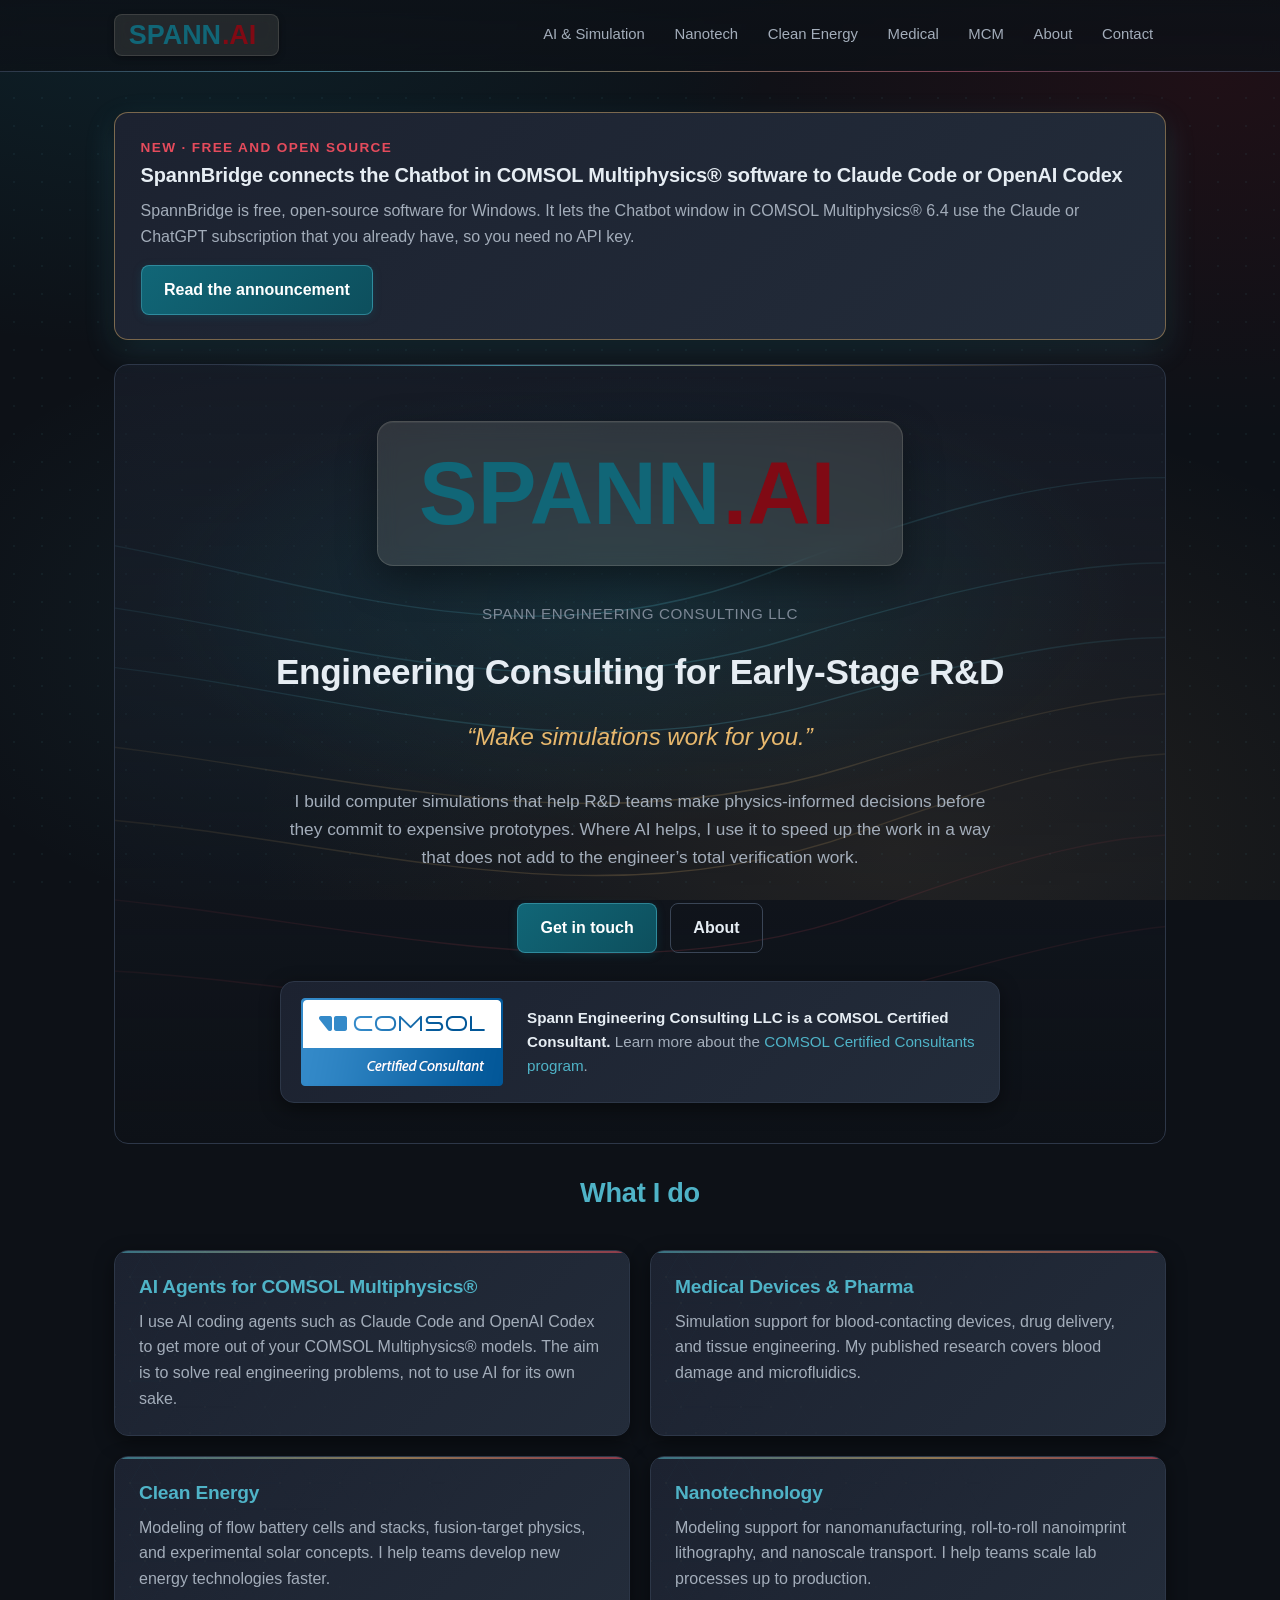
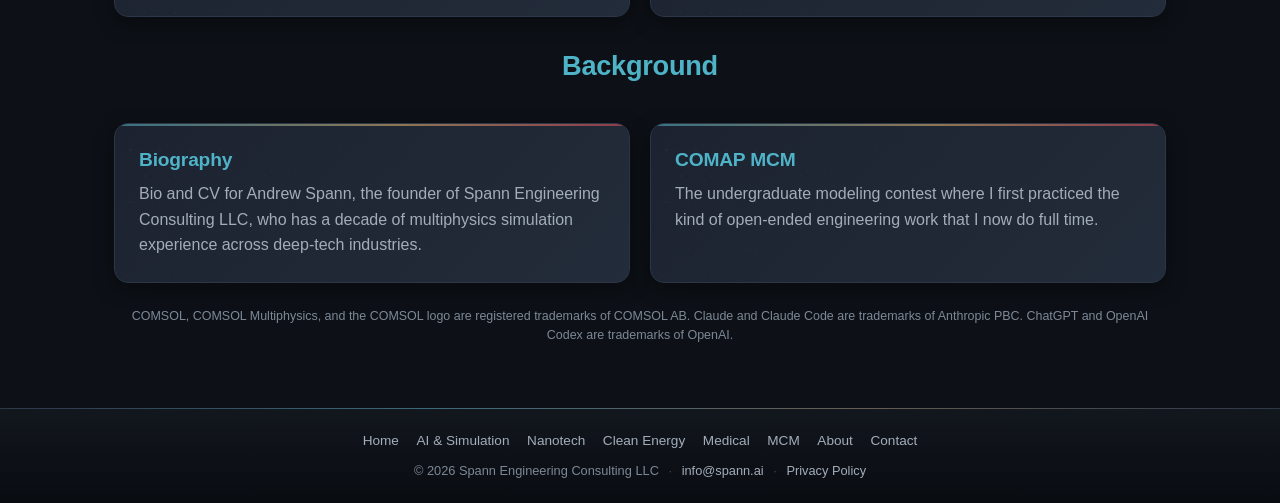
<file: index.html>
<!DOCTYPE html>
<html lang="en">
<head>
  <meta charset="UTF-8">
  <meta name="viewport" content="width=device-width, initial-scale=1.0">
  <meta name="description" content="Spann Engineering Consulting LLC, a COMSOL Certified Consultant, builds computer simulations for early-stage R&D.  Make simulations work for you.">
  <title>Spann Engineering Consulting LLC &middot; Simulations for Early-Stage R&amp;D</title>
  <link rel="icon" type="image/svg+xml" href="assets/favicon.svg">
  <link rel="stylesheet" href="css/style.css">
</head>
<body>
  <header class="site-header">
    <div class="header-inner">
      <a href="index.html" class="logo-link" aria-label="Spann Engineering home">
        <img src="assets/logo.svg" alt="SPANN.AI">
      </a>
      <nav class="primary" aria-label="Primary">
        <a href="ai-simulation.html">AI &amp; Simulation</a>
        <a href="nanotechnology.html">Nanotech</a>
        <a href="energy.html">Clean Energy</a>
        <a href="medical.html">Medical</a>
        <a href="mcm.html">MCM</a>
        <a href="about.html">About</a>
        <a href="contact.html">Contact</a>
      </nav>
    </div>
  </header>

  <main>
    <section class="event" aria-label="Announcement" style="margin-top: 0;">
      <p class="eyebrow">New &middot; Free and open source</p>
      <h3>SpannBridge connects the Chatbot in COMSOL Multiphysics&reg; software to Claude Code or OpenAI Codex</h3>
      <p>
        SpannBridge is free, open-source software for Windows.  It lets the Chatbot window in
        COMSOL Multiphysics&reg; 6.4 use the Claude or ChatGPT subscription that you already
        have, so you need no API key.
      </p>
      <div class="btn-row" style="margin-top: 0.8rem;">
        <a href="spannbridge/" class="btn">Read the announcement</a>
      </div>
    </section>

    <section class="hero">
      <div class="hero-logo-wrap">
        <img src="assets/logo.svg" alt="SPANN.AI logo" class="hero-logo">
      </div>
      <p class="legal-name">Spann Engineering Consulting LLC</p>
      <h1>Engineering Consulting for Early-Stage R&amp;D</h1>
      <p class="tagline">&ldquo;Make simulations work for you.&rdquo;</p>
      <p class="intro">
        I build computer simulations that help R&amp;D teams make physics-informed decisions
        before they commit to expensive prototypes.  Where AI helps, I use it to speed up the
        work in a way that does not add to the engineer&rsquo;s total verification work.
      </p>
      <div class="btn-row" style="justify-content: center;">
        <a href="contact.html" class="btn">Get in touch</a>
        <a href="about.html" class="btn secondary">About</a>
      </div>
      <div class="certified">
        <img src="assets/comsol-certified-consultant.png" alt="COMSOL Certified Consultant" width="202" height="88">
        <p>
          <strong>Spann Engineering Consulting LLC is a COMSOL Certified Consultant.</strong>
          Learn more about the
          <a href="https://www.comsol.com/partners-consultants/certified-consultants" target="_blank" rel="noopener">COMSOL Certified Consultants program</a>.
        </p>
      </div>
    </section>

    <section>
      <h2 style="text-align: center;">What I do</h2>
      <div class="card-grid cols-2">
        <a href="ai-simulation.html" class="card">
          <span class="card-top" aria-hidden="true"></span>
          <h3>AI Agents for COMSOL Multiphysics&reg;</h3>
          <p>I use AI coding agents such as Claude Code and OpenAI Codex to get more out of
          your COMSOL Multiphysics&reg; models.  The aim is to solve real engineering problems,
          not to use AI for its own sake.</p>
        </a>
        <a href="medical.html" class="card">
          <span class="card-top" aria-hidden="true"></span>
          <h3>Medical Devices &amp; Pharma</h3>
          <p>Simulation support for blood-contacting devices, drug delivery, and tissue
          engineering.  My published research covers blood damage and microfluidics.</p>
        </a>
        <a href="energy.html" class="card">
          <span class="card-top" aria-hidden="true"></span>
          <h3>Clean Energy</h3>
          <p>Modeling of flow battery cells and stacks, fusion-target physics, and
          experimental solar concepts.  I help teams develop new energy technologies
          faster.</p>
        </a>
        <a href="nanotechnology.html" class="card">
          <span class="card-top" aria-hidden="true"></span>
          <h3>Nanotechnology</h3>
          <p>Modeling support for nanomanufacturing, roll-to-roll nanoimprint lithography,
          and nanoscale transport.  I help teams scale lab processes up to production.</p>
        </a>
      </div>
    </section>

    <section>
      <h2 style="text-align: center;">Background</h2>
      <div class="card-grid cols-2">
        <a href="about.html" class="card">
          <span class="card-top" aria-hidden="true"></span>
          <h3>Biography</h3>
          <p>Bio and CV for Andrew Spann, the founder of Spann Engineering Consulting LLC,
          who has a decade of multiphysics simulation experience across deep-tech
          industries.</p>
        </a>
        <a href="mcm.html" class="card">
          <span class="card-top" aria-hidden="true"></span>
          <h3>COMAP MCM</h3>
          <p>The undergraduate modeling contest where I first practiced the kind of
          open-ended engineering work that I now do full time.</p>
        </a>
      </div>
    </section>

    <p class="trademark-note" style="text-align: center;">
      COMSOL, COMSOL Multiphysics, and the COMSOL logo are registered trademarks of COMSOL AB.
      Claude and Claude Code are trademarks of Anthropic PBC.  ChatGPT and OpenAI Codex are
      trademarks of OpenAI.
    </p>
  </main>

  <footer class="site-footer">
    <div class="footer-inner">
      <nav class="footer-nav" aria-label="Footer">
        <a href="index.html">Home</a>
        <a href="ai-simulation.html">AI &amp; Simulation</a>
        <a href="nanotechnology.html">Nanotech</a>
        <a href="energy.html">Clean Energy</a>
        <a href="medical.html">Medical</a>
        <a href="mcm.html">MCM</a>
        <a href="about.html">About</a>
        <a href="contact.html">Contact</a>
      </nav>
      <div class="footer-meta">
        <span>&copy; 2026 Spann Engineering Consulting LLC</span>
        <span class="sep" aria-hidden="true">&middot;</span>
        <a href="mailto:info@spann.ai">info@spann.ai</a>
        <span class="sep" aria-hidden="true">&middot;</span>
        <a href="privacy.html">Privacy Policy</a>
      </div>
    </div>
  </footer>
</body>
</html>
</file>
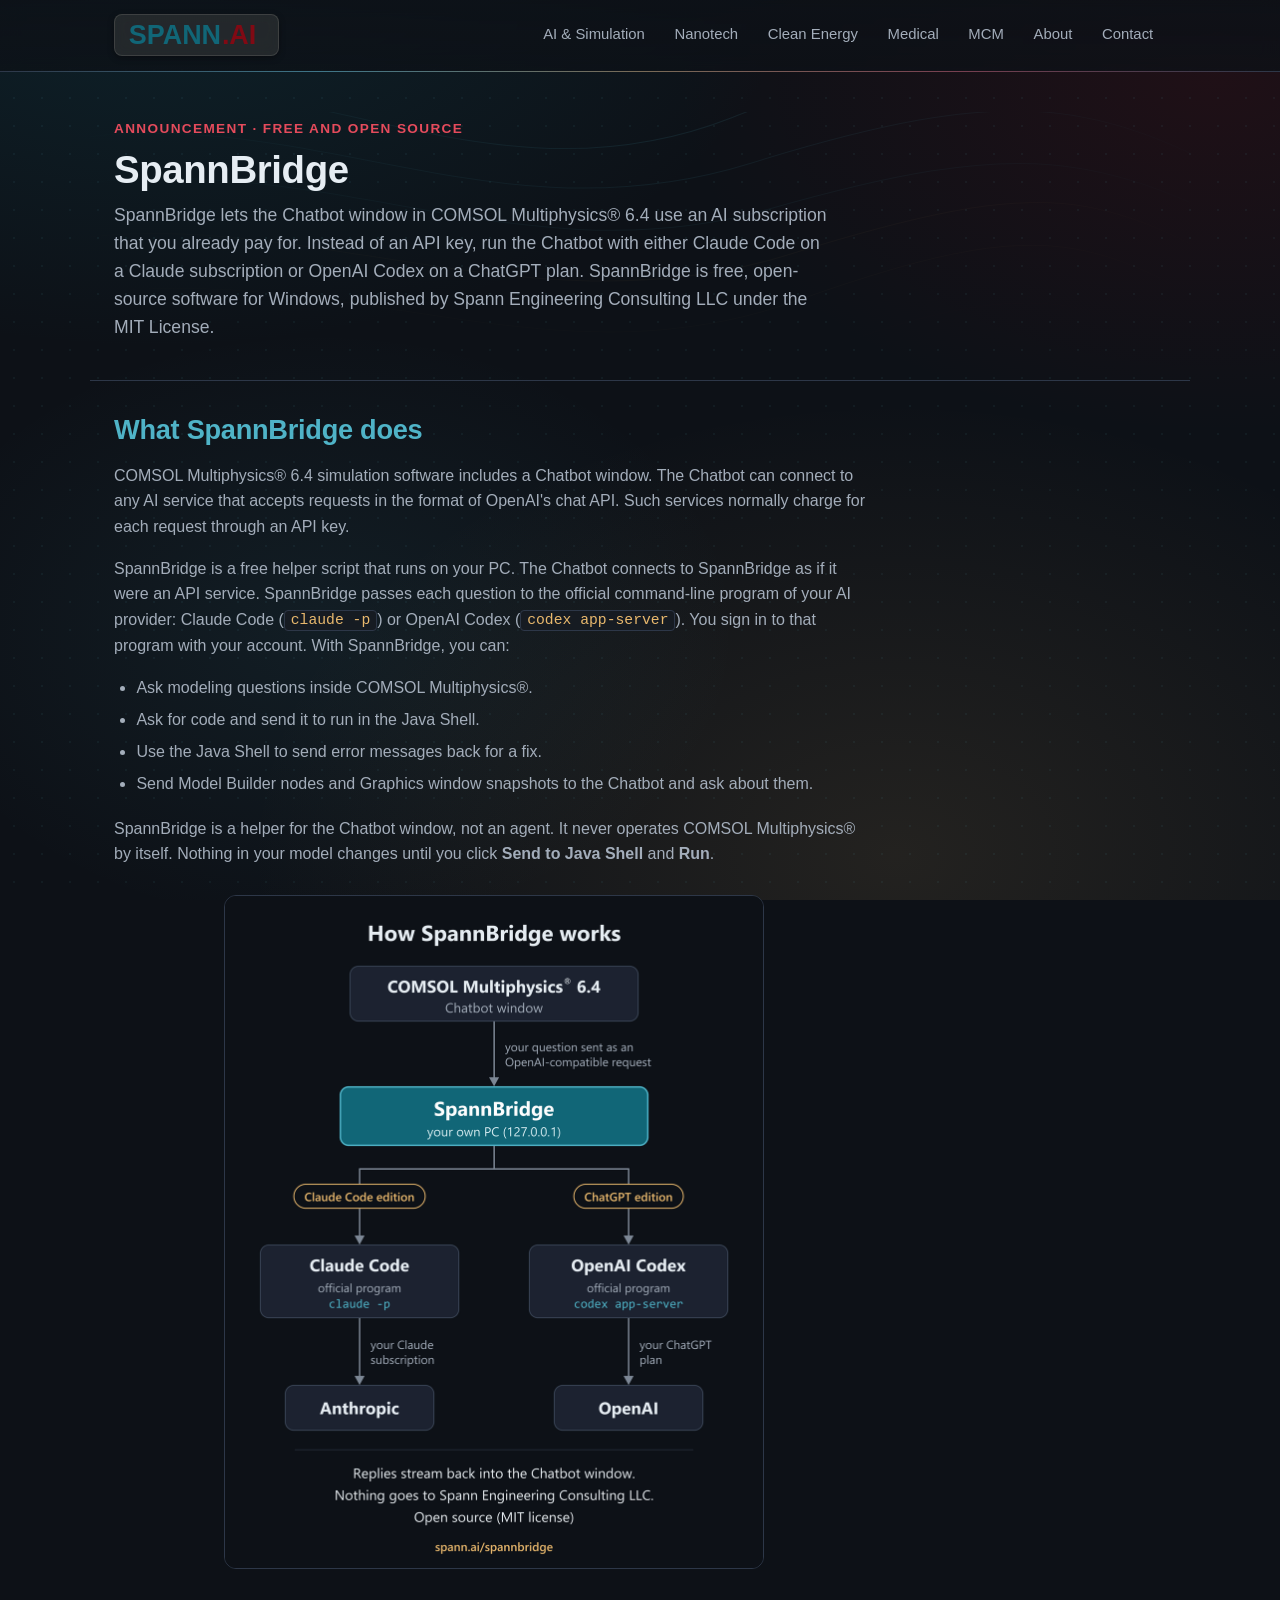
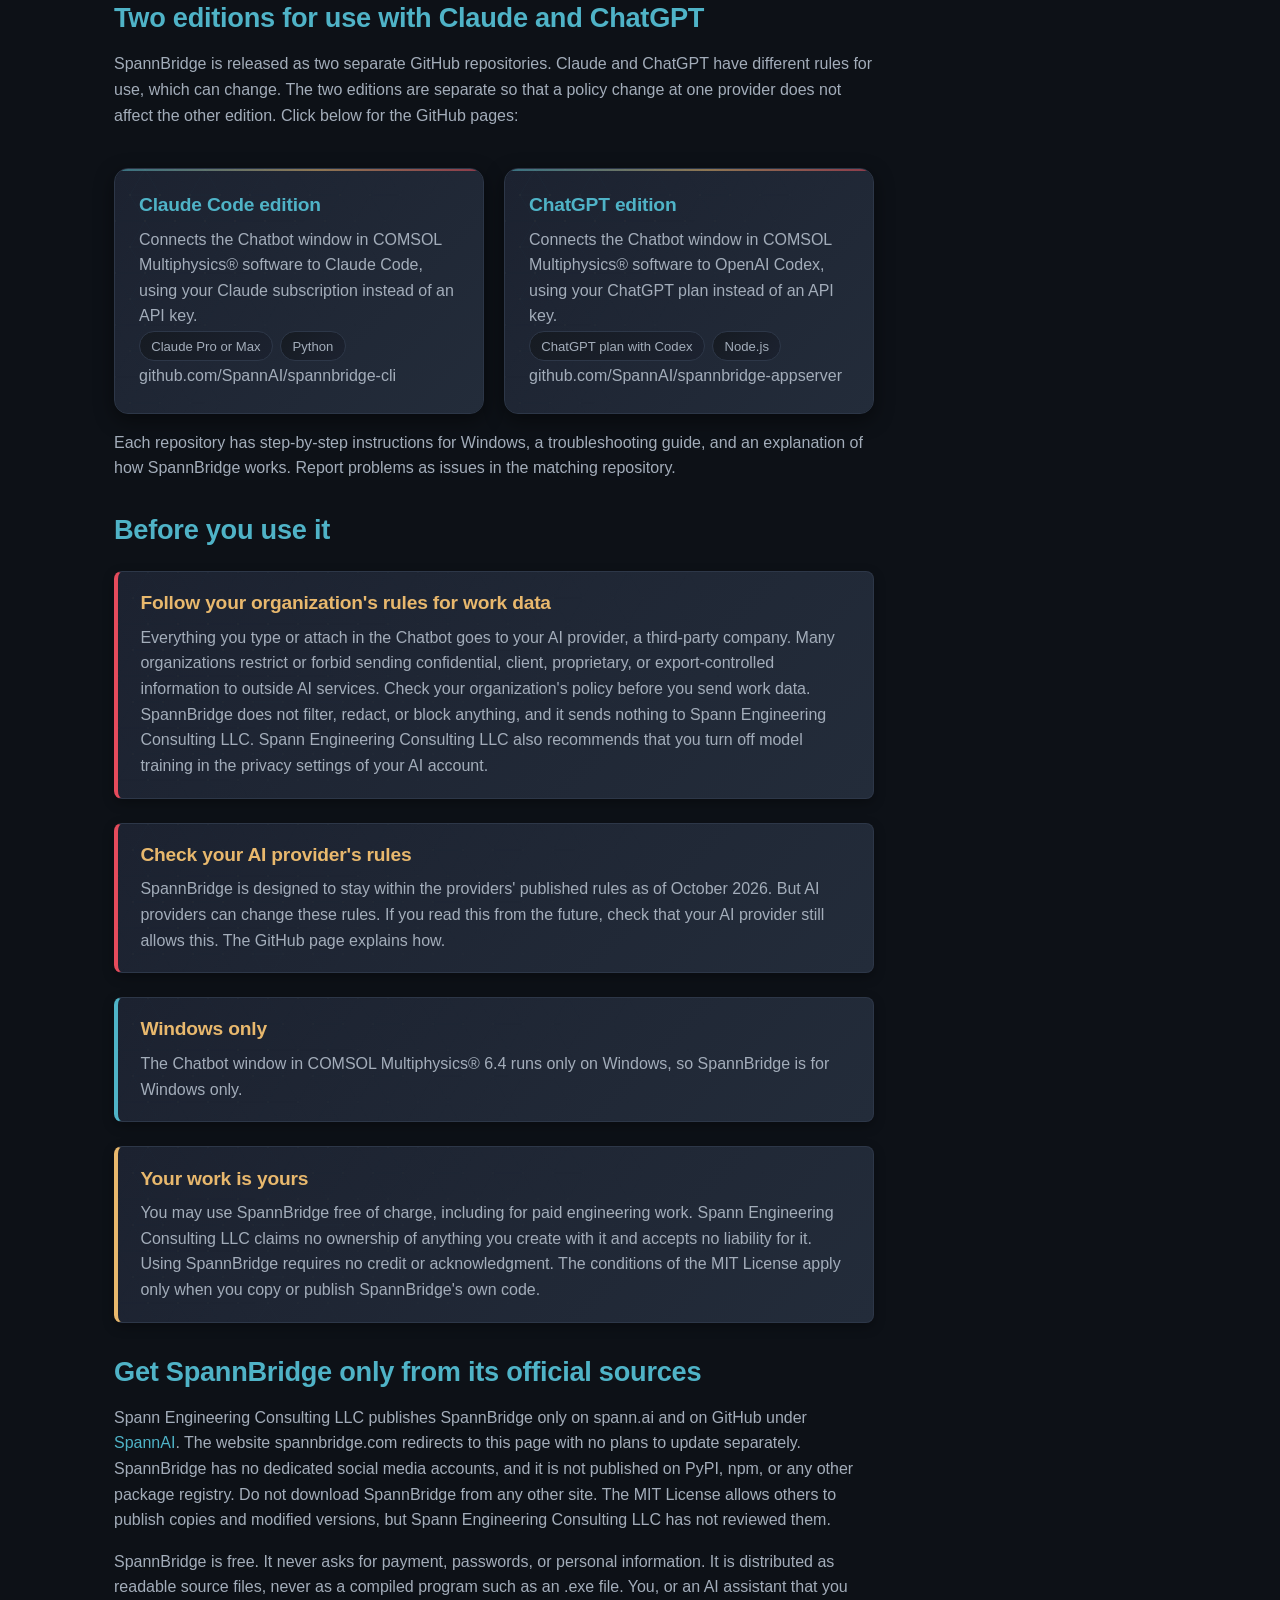
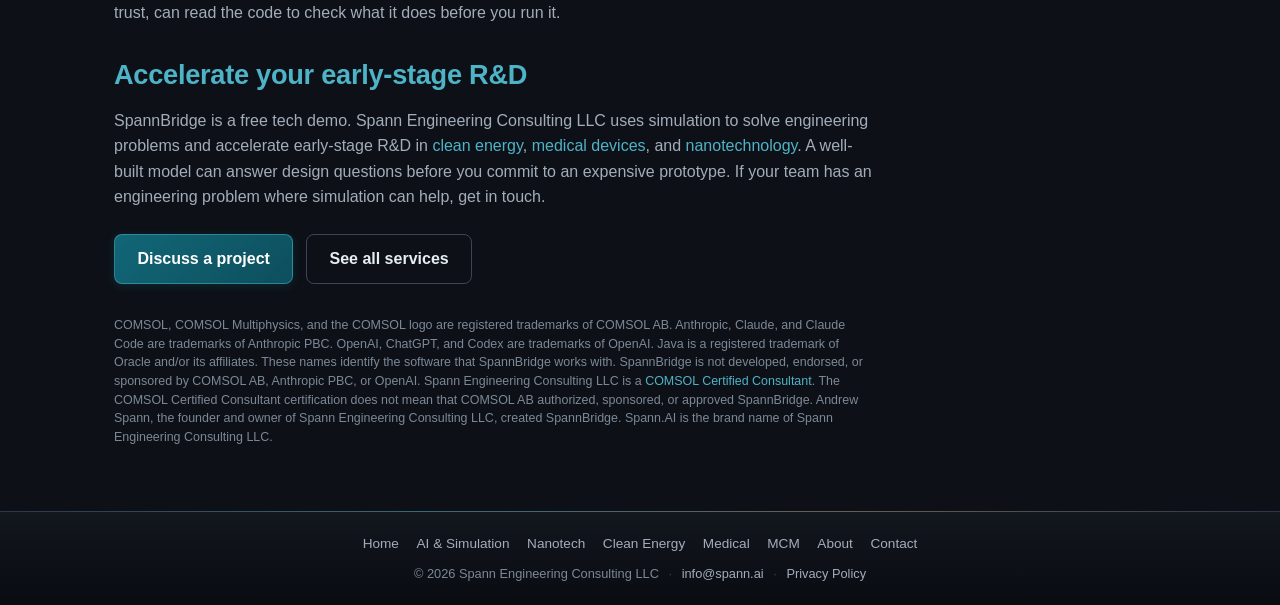
<file: spannbridge/index.html>
<!DOCTYPE html>
<html lang="en">
<head>
  <meta charset="UTF-8">
  <meta name="viewport" content="width=device-width, initial-scale=1.0">
  <meta name="description" content="SpannBridge is free, open-source Windows software from Spann Engineering Consulting LLC. It connects the Chatbot window in COMSOL Multiphysics&reg; simulation software to Claude Code or OpenAI Codex, using your own Claude or ChatGPT subscription instead of an API key.">
  <title>SpannBridge &middot; Spann Engineering Consulting LLC</title>
  <link rel="icon" type="image/svg+xml" href="../assets/favicon.svg">
  <link rel="stylesheet" href="../css/style.css">
</head>
<body>
  <header class="site-header">
    <div class="header-inner">
      <a href="../index.html" class="logo-link" aria-label="Spann Engineering home">
        <img src="../assets/logo.svg" alt="SPANN.AI">
      </a>
      <nav class="primary" aria-label="Primary">
        <a href="../ai-simulation.html">AI &amp; Simulation</a>
        <a href="../nanotechnology.html">Nanotech</a>
        <a href="../energy.html">Clean Energy</a>
        <a href="../medical.html">Medical</a>
        <a href="../mcm.html">MCM</a>
        <a href="../about.html">About</a>
        <a href="../contact.html">Contact</a>
      </nav>
    </div>
  </header>

  <main>
    <header class="page-header">
      <p class="eyebrow">Announcement &middot; Free and open source</p>
      <h1>SpannBridge</h1>
      <p class="lead">
        SpannBridge lets the Chatbot window in COMSOL Multiphysics&reg; 6.4 use an AI
        subscription that you already pay for.  Instead of an API key, run the Chatbot with either 
        Claude Code on a Claude subscription or OpenAI Codex on a ChatGPT plan.  SpannBridge is free,
        open-source software for Windows, published by Spann Engineering Consulting LLC under
        the MIT License.
      </p>
    </header>

    <article class="content">
      <section>
        <h2>What SpannBridge does</h2>
        <p>
          COMSOL Multiphysics&reg; 6.4 simulation software includes a Chatbot window.  The
          Chatbot can connect to any AI service that accepts requests in the format of
          OpenAI's chat API.  Such services normally charge for each request through an API key.
        </p>
        <p>
          SpannBridge is a free helper script that runs on your PC.  The Chatbot connects to
          SpannBridge as if it were an API service.  SpannBridge passes each question to the official
          command-line program of your AI provider: Claude Code (<code>claude -p</code>) or OpenAI
          Codex (<code>codex app-server</code>).  You sign in to that program with your account.
          With SpannBridge, you can:
        </p>
        <ul>
          <li>Ask modeling questions inside COMSOL Multiphysics&reg;.</li>
          <li>Ask for code and send it to run in the Java Shell.</li>
          <li>Use the Java Shell to send error messages back for a fix.</li>
          <li>Send Model Builder nodes and Graphics window snapshots to the Chatbot and ask about them.</li>
        </ul>
        <p>
          SpannBridge is a helper for the Chatbot window, not an agent.  It never operates COMSOL Multiphysics&reg; by itself.
          Nothing in your model changes until you click <strong>Send to Java Shell</strong> and <strong>Run</strong>.
        </p>
        <figure style="margin: 1.75rem auto 0; max-width: 540px;">
          <img src="../assets/spannbridge-diagram.png" width="1080" height="1350"
               style="display: block; width: 100%; height: auto; border: 1px solid var(--border); border-radius: 12px;"
               alt="Diagram: the Chatbot in COMSOL Multiphysics&reg; 6.4 sends each question to SpannBridge on the user's own PC.  SpannBridge passes it to Claude Code (claude -p), signed in with the user's Claude subscription, or to OpenAI Codex (codex app-server), signed in with the user's ChatGPT plan.  The question then goes to Anthropic or OpenAI.  Replies stream back into the Chatbot window, and nothing goes to Spann Engineering Consulting LLC.">
        </figure>
      </section>

      <section>
        <h2>Two editions for use with Claude and ChatGPT</h2>
        <p>
          SpannBridge is released as two separate GitHub repositories.
          Claude and ChatGPT have different rules for use, which can change.  The
          two editions are separate so that a policy change at one provider does not affect the
          other edition.  Click below for the GitHub pages:
        </p>
        <div class="card-grid cols-2">
          <a href="https://github.com/SpannAI/spannbridge-cli" class="card" target="_blank" rel="noopener">
            <span class="card-top" aria-hidden="true"></span>
            <h3>Claude Code edition</h3>
            <p>
              Connects the Chatbot window in COMSOL Multiphysics&reg; software to Claude Code,
              using your Claude subscription instead of an API key.
            </p>
            <p>
              <span class="chip">Claude Pro or Max</span>
              <span class="chip">Python</span>
            </p>
            <p class="repo-url"><span class="nowrap">github.com/SpannAI/</span><wbr><span class="nowrap">spannbridge-cli</span></p>
          </a>
          <a href="https://github.com/SpannAI/spannbridge-appserver" class="card" target="_blank" rel="noopener">
            <span class="card-top" aria-hidden="true"></span>
            <h3>ChatGPT edition</h3>
            <p>
              Connects the Chatbot window in COMSOL Multiphysics&reg; software to OpenAI Codex,
              using your ChatGPT plan instead of an API key.
            </p>
            <p>
              <span class="chip">ChatGPT plan with Codex</span>
              <span class="chip">Node.js</span>
            </p>
            <p class="repo-url"><span class="nowrap">github.com/SpannAI/</span><wbr><span class="nowrap">spannbridge-appserver</span></p>
          </a>
        </div>
        <p style="margin-top: 1rem;">
          Each repository has step-by-step instructions for Windows, a troubleshooting guide,
          and an explanation of how SpannBridge works.  Report problems as issues in the
          matching repository.
        </p>
      </section>

      <section>
        <h2>Before you use it</h2>
        <div class="panel red">
          <h3>Follow your organization's rules for work data</h3>
          <p>
            Everything you type or attach in the Chatbot goes to your AI provider, a third-party
            company.  Many organizations restrict or forbid sending confidential, client,
            proprietary, or export-controlled information to outside AI services.  Check your
            organization's policy before you send work data.  SpannBridge does not filter,
            redact, or block anything, and it sends nothing to Spann Engineering Consulting LLC.
            Spann Engineering Consulting LLC also recommends that you turn off model training in
            the privacy settings of your AI account.
          </p>
        </div>
        <div class="panel red">
          <h3>Check your AI provider's rules</h3>
          <p>
            SpannBridge is designed to stay within the providers' published rules as of October
            2026.  But AI providers can change these rules.  If you read this from the future, check
            that your AI provider still allows this.  The GitHub page explains how.
          </p>
        </div>
        <div class="panel">
          <h3>Windows only</h3>
          <p>
            The Chatbot window in COMSOL Multiphysics&reg; 6.4 runs only on Windows, so
            SpannBridge is for Windows only.
          </p>
        </div>
        <div class="panel accent">
          <h3>Your work is yours</h3>
          <p>
            You may use SpannBridge free of charge, including for paid engineering work.
            Spann Engineering Consulting LLC claims no ownership of anything you create with it
            and accepts no liability for it.  Using SpannBridge requires no credit or
            acknowledgment.  The conditions of the MIT License apply only when you copy or
            publish SpannBridge's own code.
          </p>
        </div>
      </section>

      <section>
        <h2>Get SpannBridge only from its official sources</h2>
        <p>
          Spann Engineering Consulting LLC publishes SpannBridge only on spann.ai and on GitHub
          under <a href="https://github.com/SpannAI" target="_blank" rel="noopener">SpannAI</a>.
          The website spannbridge.com redirects to this page with no plans to update separately.
          SpannBridge has no dedicated social media accounts, and it is not published on PyPI, npm,
          or any other package registry.  Do not download SpannBridge from any other site.  The MIT
          License allows others to publish copies and modified versions, but Spann Engineering
          Consulting LLC has not reviewed them.
        </p>
        <p>
          SpannBridge is free.  It never asks for payment, passwords, or personal information.
          It is distributed as readable source files, never as a compiled program such as an
          .exe file.  You, or an AI assistant that you trust, can read the code to check what it
          does before you run it.
        </p>
      </section>

      <section>
        <h2>Accelerate your early-stage R&amp;D</h2>
        <p>
          SpannBridge is a free tech demo.  Spann Engineering Consulting LLC uses simulation to
          solve engineering problems and accelerate early-stage R&amp;D in
          <a href="../energy.html">clean energy</a>, <a href="../medical.html">medical devices</a>,
          and <a href="../nanotechnology.html">nanotechnology</a>.  A well-built model can answer
          design questions before you commit to an expensive prototype.  If your team has an
          engineering problem where simulation can help, get in touch.
        </p>
        <div class="btn-row">
          <a href="../contact.html" class="btn">Discuss a project</a>
          <a href="../index.html" class="btn secondary">See all services</a>
        </div>
      </section>

      <p class="trademark-note">
        COMSOL, COMSOL Multiphysics, and the COMSOL logo are registered trademarks of COMSOL AB.
        Anthropic, Claude, and Claude Code are trademarks of Anthropic PBC.  OpenAI, ChatGPT,
        and Codex are trademarks of OpenAI.  Java is a registered trademark of Oracle and/or its
        affiliates.  These names identify the software that SpannBridge works with.  SpannBridge
        is not developed, endorsed, or sponsored by COMSOL AB, Anthropic PBC, or OpenAI.
        Spann Engineering Consulting LLC is a
        <a href="https://www.comsol.com/partners-consultants/certified-consultants" target="_blank" rel="noopener">COMSOL Certified Consultant</a>.
        The COMSOL Certified Consultant certification does not mean that COMSOL AB authorized, sponsored, or approved
        SpannBridge.  Andrew Spann, the founder and owner of Spann Engineering Consulting LLC,
        created SpannBridge.  Spann.AI is the brand name of Spann Engineering Consulting LLC.
      </p>
    </article>
  </main>

  <footer class="site-footer">
    <div class="footer-inner">
      <nav class="footer-nav" aria-label="Footer">
        <a href="../index.html">Home</a>
        <a href="../ai-simulation.html">AI &amp; Simulation</a>
        <a href="../nanotechnology.html">Nanotech</a>
        <a href="../energy.html">Clean Energy</a>
        <a href="../medical.html">Medical</a>
        <a href="../mcm.html">MCM</a>
        <a href="../about.html">About</a>
        <a href="../contact.html">Contact</a>
      </nav>
      <div class="footer-meta">
        <span>&copy; 2026 Spann Engineering Consulting LLC</span>
        <span class="sep" aria-hidden="true">&middot;</span>
        <a href="mailto:info@spann.ai">info@spann.ai</a>
        <span class="sep" aria-hidden="true">&middot;</span>
        <a href="../privacy.html">Privacy Policy</a>
      </div>
    </div>
  </footer>
</body>
</html>
</file>
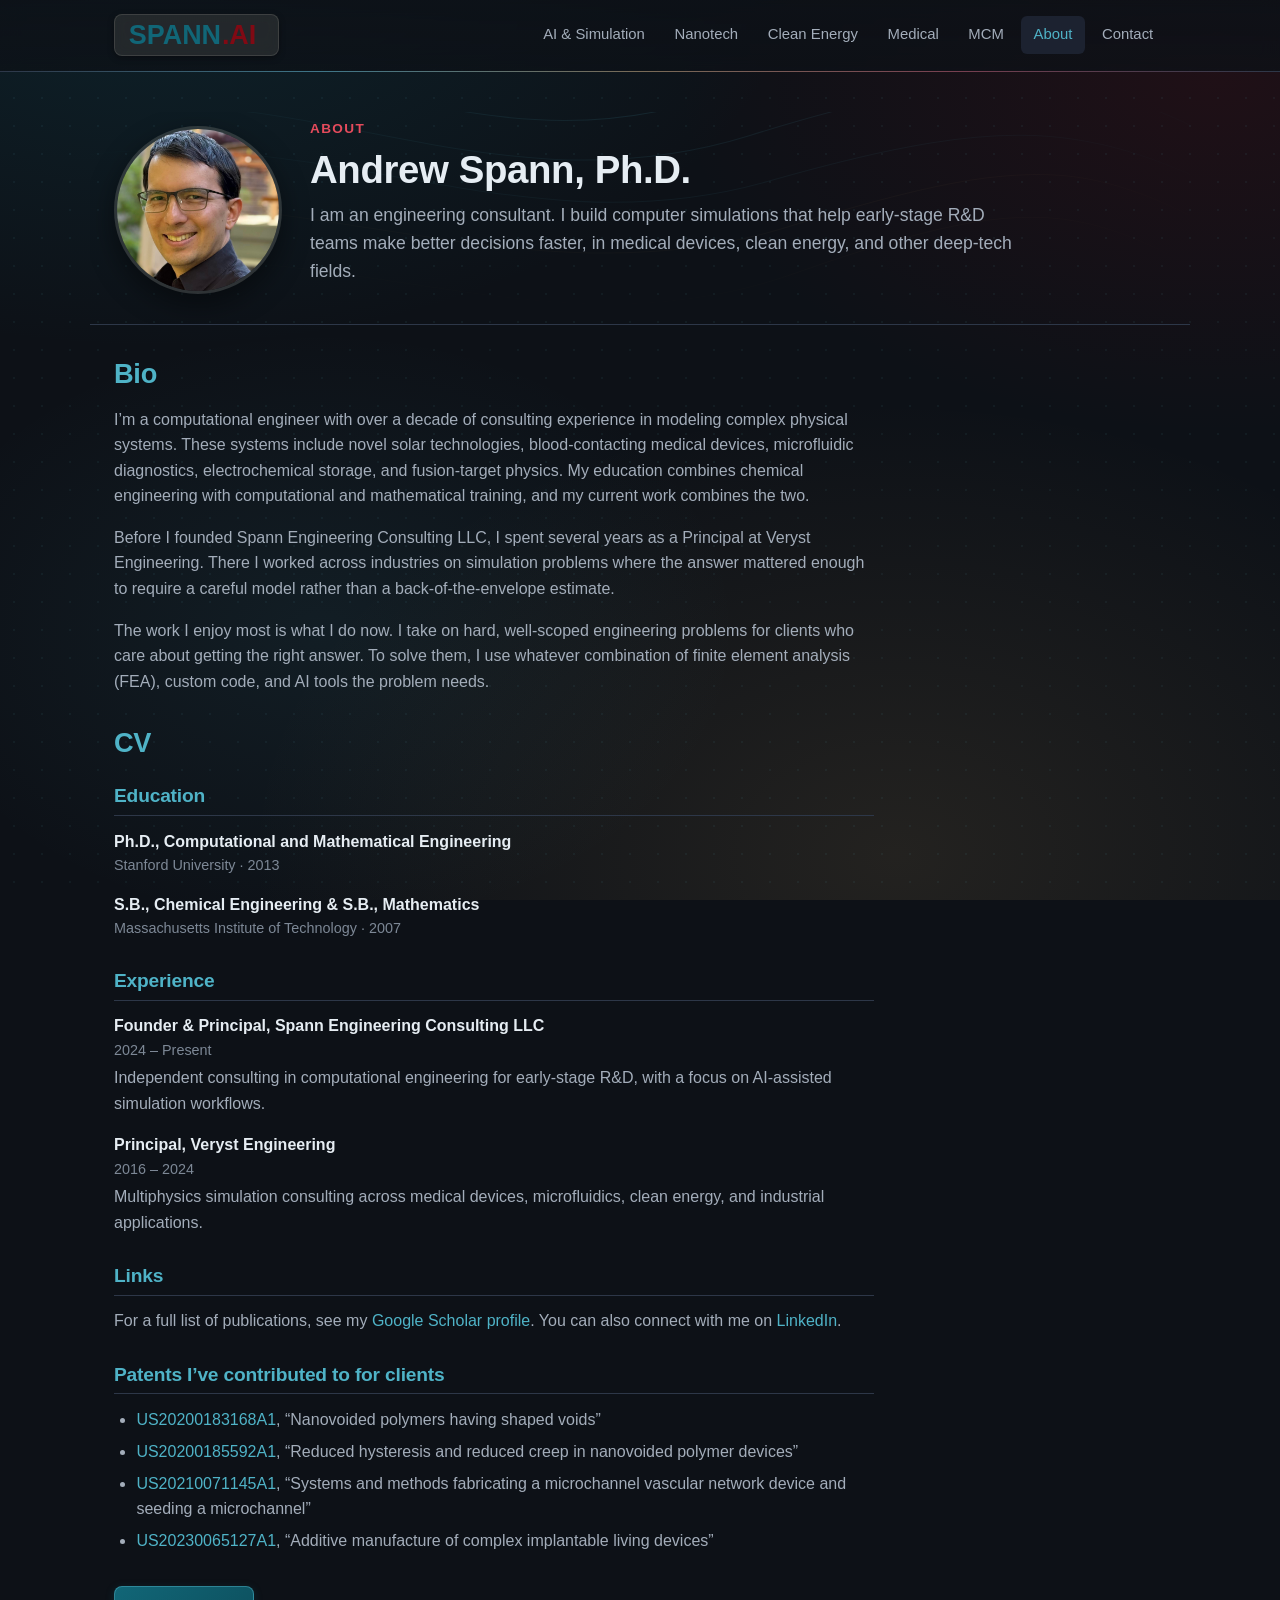
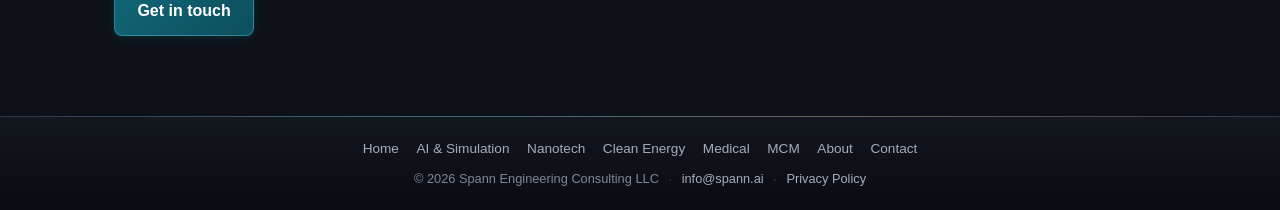
<file: about.html>
<!DOCTYPE html>
<html lang="en">
<head>
  <meta charset="UTF-8">
  <meta name="viewport" content="width=device-width, initial-scale=1.0">
  <meta name="description" content="About Andrew Spann, Ph.D.: bio, CV, publications, and patents for the founder of Spann Engineering Consulting LLC, which builds computer simulations for early-stage R&D.">
  <title>Andrew Spann, Ph.D. &middot; Spann Engineering Consulting LLC</title>
  <link rel="icon" type="image/svg+xml" href="assets/favicon.svg">
  <link rel="stylesheet" href="css/style.css">
</head>
<body>
  <header class="site-header">
    <div class="header-inner">
      <a href="index.html" class="logo-link" aria-label="Spann Engineering home">
        <img src="assets/logo.svg" alt="SPANN.AI">
      </a>
      <nav class="primary" aria-label="Primary">
        <a href="ai-simulation.html">AI &amp; Simulation</a>
        <a href="nanotechnology.html">Nanotech</a>
        <a href="energy.html">Clean Energy</a>
        <a href="medical.html">Medical</a>
        <a href="mcm.html">MCM</a>
        <a href="about.html" class="active">About</a>
        <a href="contact.html">Contact</a>
      </nav>
    </div>
  </header>

  <main>
    <header class="page-header with-photo">
      <img src="assets/SpannAI_Photo_small300.png" alt="Andrew Spann" class="headshot" width="300" height="300">
      <div class="page-header-text">
        <p class="eyebrow">About</p>
        <h1>Andrew Spann, Ph.D.</h1>
        <p class="lead">
          I am an engineering consultant.  I build computer simulations that help early-stage
          R&amp;D teams make better decisions faster, in medical devices, clean energy, and
          other deep-tech fields.
        </p>
      </div>
    </header>

    <article class="content">
      <section>
        <h2>Bio</h2>
        <p>
          I&rsquo;m a computational engineer with over a decade of consulting experience in
          modeling complex physical systems.  These systems include novel solar technologies,
          blood-contacting medical devices, microfluidic diagnostics, electrochemical storage,
          and fusion-target physics.  My education combines chemical engineering with
          computational and mathematical training, and my current work combines the two.
        </p>
        <p>
          Before I founded Spann Engineering Consulting LLC, I spent several years as a
          Principal at Veryst Engineering.  There I worked across industries on simulation
          problems where the answer mattered enough to require a careful model rather than a
          back-of-the-envelope estimate.
        </p>
        <p>
          The work I enjoy most is what I do now.  I take on hard, well-scoped engineering
          problems for clients who care about getting the right answer.  To solve them, I use
          whatever combination of finite element analysis (FEA), custom code, and AI tools the
          problem needs.
        </p>
      </section>

      <section>
        <h2>CV</h2>

        <div class="cv-block">
          <h3>Education</h3>
          <div class="cv-entry">
            <div class="role">Ph.D., Computational and Mathematical Engineering</div>
            <div class="meta">Stanford University &middot; 2013</div>
          </div>
          <div class="cv-entry">
            <div class="role">S.B., Chemical Engineering &amp; S.B., Mathematics</div>
            <div class="meta">Massachusetts Institute of Technology &middot; 2007</div>
          </div>
        </div>

        <div class="cv-block">
          <h3>Experience</h3>
          <div class="cv-entry">
            <div class="role">Founder &amp; Principal, Spann Engineering Consulting LLC</div>
            <div class="meta">2024 &ndash; Present</div>
            <p>Independent consulting in computational engineering for early-stage R&amp;D,
              with a focus on AI-assisted simulation workflows.</p>
          </div>
          <div class="cv-entry">
            <div class="role">Principal, Veryst Engineering</div>
            <div class="meta">2016 &ndash; 2024</div>
            <p>Multiphysics simulation consulting across medical devices, microfluidics, clean
              energy, and industrial applications.</p>
          </div>
        </div>

        <div class="cv-block">
          <h3>Links</h3>
          <p>
            For a full list of publications, see my
            <a href="https://scholar.google.com/citations?user=B7ngg6QAAAAJ" target="_blank" rel="noopener">Google Scholar profile</a>.
            You can also connect with me on
            <a href="https://www.linkedin.com/in/andrew-000-spann/" target="_blank" rel="noopener">LinkedIn</a>.
          </p>
        </div>

        <div class="cv-block">
          <h3>Patents I&rsquo;ve contributed to for clients</h3>
          <ul>
            <li><a href="https://patents.google.com/patent/US20200183168A1" target="_blank" rel="noopener">US20200183168A1</a>, &ldquo;Nanovoided polymers having shaped voids&rdquo;</li>
            <li><a href="https://patents.google.com/patent/US20200185592A1" target="_blank" rel="noopener">US20200185592A1</a>, &ldquo;Reduced hysteresis and reduced creep in nanovoided polymer devices&rdquo;</li>
            <li><a href="https://patents.google.com/patent/US20210071145A1" target="_blank" rel="noopener">US20210071145A1</a>, &ldquo;Systems and methods fabricating a microchannel vascular network device and seeding a microchannel&rdquo;</li>
            <li><a href="https://patents.google.com/patent/US20230065127A1" target="_blank" rel="noopener">US20230065127A1</a>, &ldquo;Additive manufacture of complex implantable living devices&rdquo;</li>
          </ul>
        </div>
      </section>

      <section>
        <div class="btn-row">
          <a href="contact.html" class="btn">Get in touch</a>
        </div>
      </section>

      <!-- (About page; bio is currently for Andrew Spann, founder. Additional team members can be added below as the practice grows.) -->
    </article>
  </main>

  <footer class="site-footer">
    <div class="footer-inner">
      <nav class="footer-nav" aria-label="Footer">
        <a href="index.html">Home</a>
        <a href="ai-simulation.html">AI &amp; Simulation</a>
        <a href="nanotechnology.html">Nanotech</a>
        <a href="energy.html">Clean Energy</a>
        <a href="medical.html">Medical</a>
        <a href="mcm.html">MCM</a>
        <a href="about.html">About</a>
        <a href="contact.html">Contact</a>
      </nav>
      <div class="footer-meta">
        <span>&copy; 2026 Spann Engineering Consulting LLC</span>
        <span class="sep" aria-hidden="true">&middot;</span>
        <a href="mailto:info@spann.ai">info@spann.ai</a>
        <span class="sep" aria-hidden="true">&middot;</span>
        <a href="privacy.html">Privacy Policy</a>
      </div>
    </div>
  </footer>
</body>
</html>
</file>
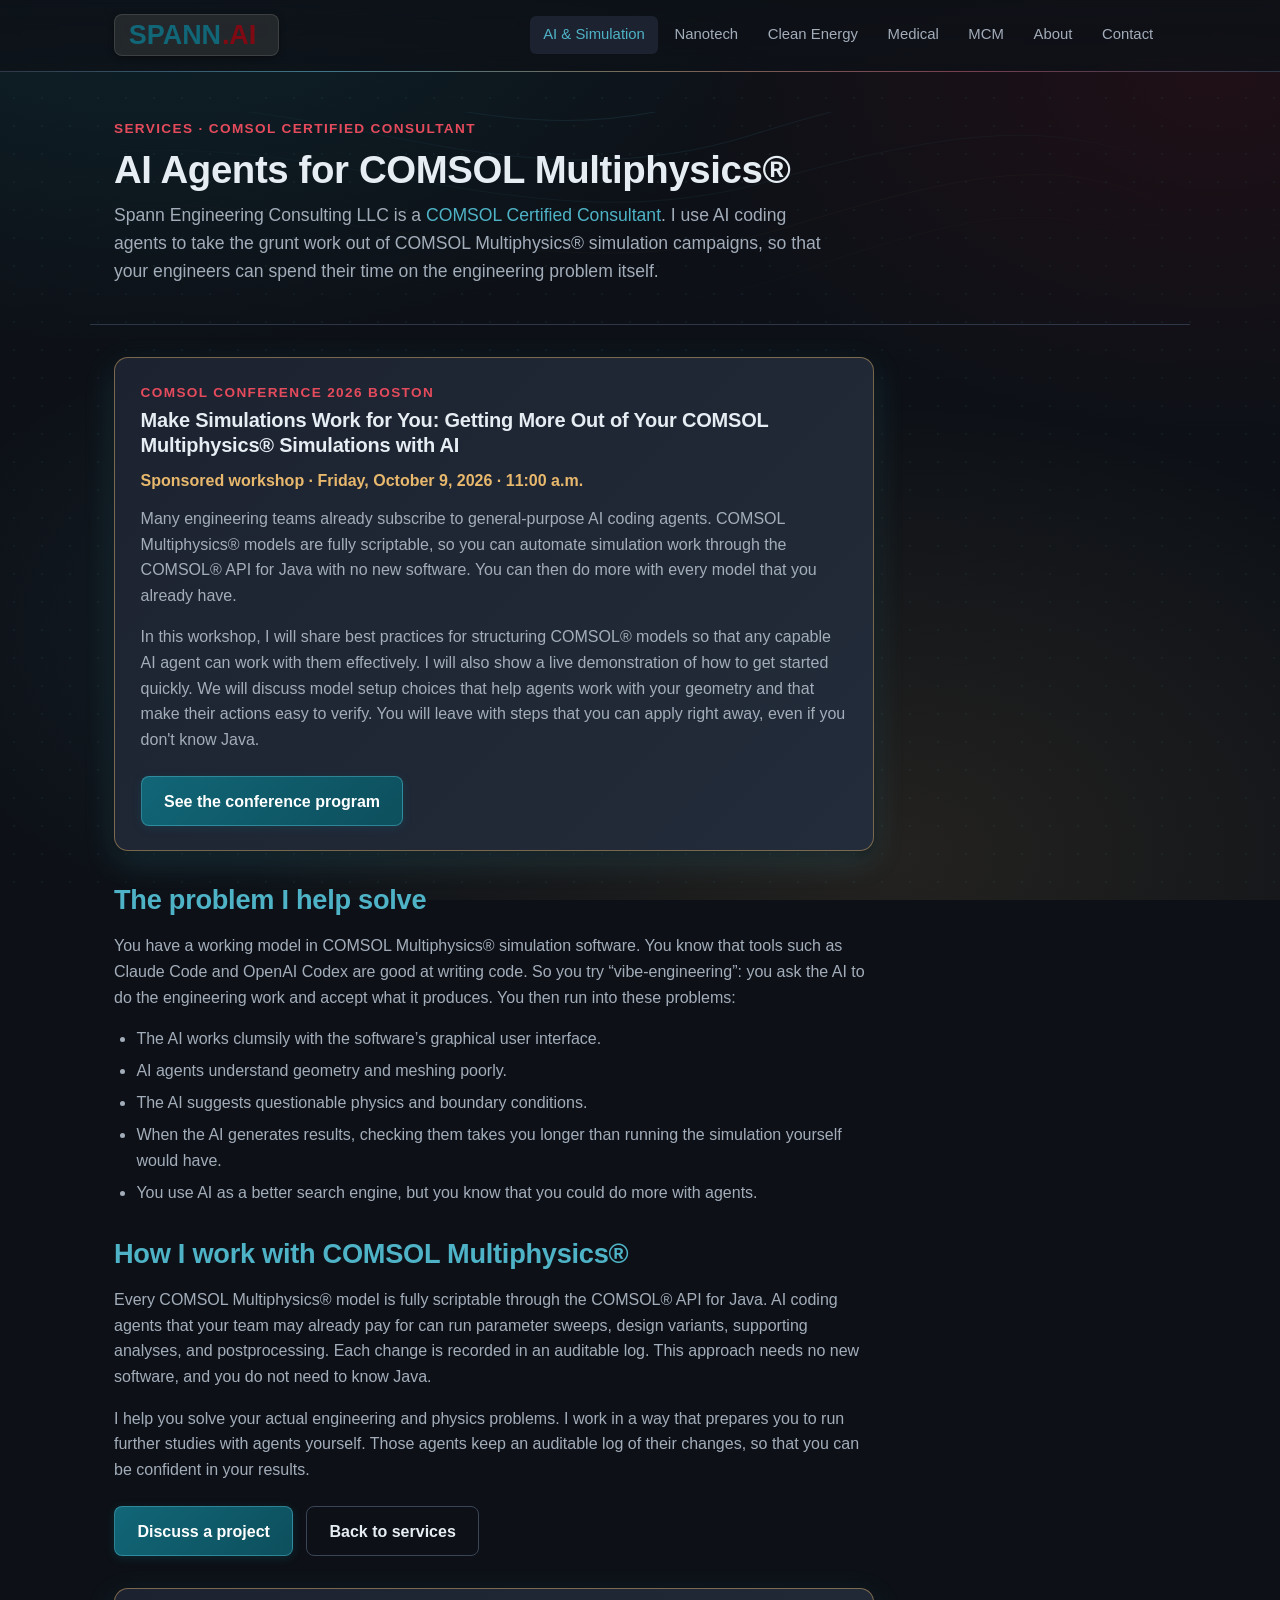
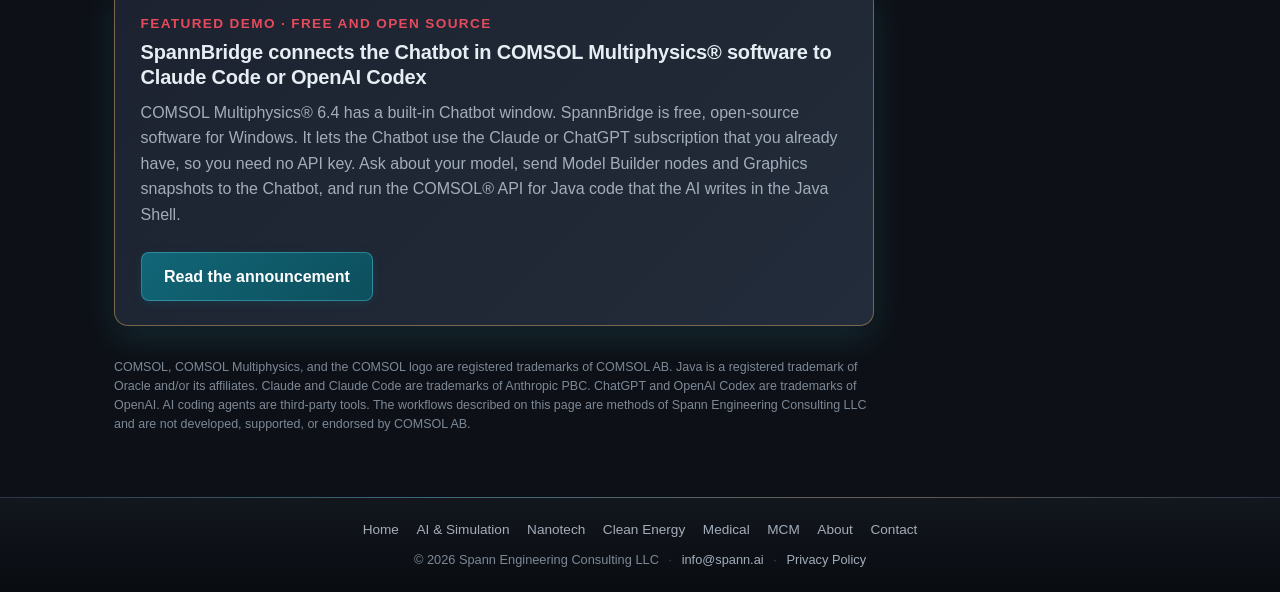
<file: ai-simulation.html>
<!DOCTYPE html>
<html lang="en">
<head>
  <meta charset="UTF-8">
  <meta name="viewport" content="width=device-width, initial-scale=1.0">
  <meta name="description" content="Spann Engineering Consulting LLC is a COMSOL Certified Consultant that uses AI coding agents and the COMSOL API for Java to get more out of COMSOL Multiphysics models.  Join the workshop at COMSOL Conference 2026 Boston on October 9 at 11 a.m.">
  <title>AI Agents for COMSOL Multiphysics&reg; &middot; Spann Engineering Consulting LLC</title>
  <link rel="icon" type="image/svg+xml" href="assets/favicon.svg">
  <link rel="stylesheet" href="css/style.css">
</head>
<body>
  <header class="site-header">
    <div class="header-inner">
      <a href="index.html" class="logo-link" aria-label="Spann Engineering home">
        <img src="assets/logo.svg" alt="SPANN.AI">
      </a>
      <nav class="primary" aria-label="Primary">
        <a href="ai-simulation.html" class="active">AI &amp; Simulation</a>
        <a href="nanotechnology.html">Nanotech</a>
        <a href="energy.html">Clean Energy</a>
        <a href="medical.html">Medical</a>
        <a href="mcm.html">MCM</a>
        <a href="about.html">About</a>
        <a href="contact.html">Contact</a>
      </nav>
    </div>
  </header>

  <main>
    <header class="page-header">
      <p class="eyebrow">Services &middot; COMSOL Certified Consultant</p>
      <h1>AI Agents for COMSOL Multiphysics&reg;</h1>
      <p class="lead">
        Spann Engineering Consulting LLC is a
        <a href="https://www.comsol.com/partners-consultants/certified-consultants" target="_blank" rel="noopener">COMSOL Certified Consultant</a>.
        I use AI coding agents to take the grunt work out of COMSOL Multiphysics&reg;
        simulation campaigns, so that your engineers can spend their time on the engineering
        problem itself.
      </p>
    </header>

    <article class="content">
      <section>
        <div class="event">
          <p class="eyebrow">COMSOL Conference 2026 Boston</p>
          <h3>Make Simulations Work for You: Getting More Out of Your COMSOL Multiphysics&reg; Simulations with AI</h3>
          <p class="when">Sponsored workshop &middot; Friday, October 9, 2026 &middot; 11:00 a.m.</p>
          <p>
            Many engineering teams already subscribe to general-purpose AI coding agents.
            COMSOL Multiphysics&reg; models are fully scriptable, so you can automate
            simulation work through the COMSOL&reg; API for Java with no new software.  You
            can then do more with every model that you already have.
          </p>
          <p>
            In this workshop, I will share best practices for structuring COMSOL&reg; models
            so that any capable AI agent can work with them effectively.  I will also show a
            live demonstration of how to get started quickly.  We will discuss model setup
            choices that help agents work with your geometry and that make their actions easy
            to verify.  You will leave with steps that you can apply right away, even if you
            don't know Java.
          </p>
          <div class="btn-row">
            <a href="https://www.comsol.com/conference/program/boston" class="btn" target="_blank" rel="noopener">See the conference program</a>
          </div>
        </div>
      </section>

      <section>
        <h2>The problem I help solve</h2>
        <p>
          You have a working model in COMSOL Multiphysics&reg; simulation software.  You know
          that tools such as Claude Code and OpenAI Codex are good at writing code.  So you try
          &ldquo;vibe-engineering&rdquo;: you ask the AI to do the engineering work and accept
          what it produces.  You then run into these problems:
        </p>
        <ul>
          <li>The AI works clumsily with the software&rsquo;s graphical user interface.</li>
          <li>AI agents understand geometry and meshing poorly.</li>
          <li>The AI suggests questionable physics and boundary conditions.</li>
          <li>When the AI generates results, checking them takes you longer than running the simulation yourself would have.</li>
          <li>You use AI as a better search engine, but you know that you could do more with agents.</li>
        </ul>
      </section>

      <section>
        <h2>How I work with COMSOL Multiphysics&reg;</h2>
        <p>
          Every COMSOL Multiphysics&reg; model is fully scriptable through the COMSOL&reg; API
          for Java.  AI coding agents that your team may already pay for can run parameter
          sweeps, design variants, supporting analyses, and postprocessing.  Each change is
          recorded in an auditable log.  This approach needs no new software, and you do not
          need to know Java.
        </p>
        <p>
          I help you solve your actual engineering and physics problems.  I work in a way that
          prepares you to run further studies with agents yourself.  Those agents keep an
          auditable log of their changes, so that you can be confident in your results.
        </p>

        <div class="btn-row">
          <a href="contact.html" class="btn">Discuss a project</a>
          <a href="index.html" class="btn secondary">Back to services</a>
        </div>
      </section>

      <section>
        <div class="event">
          <p class="eyebrow">Featured demo &middot; Free and open source</p>
          <h3>SpannBridge connects the Chatbot in COMSOL Multiphysics&reg; software to Claude Code or OpenAI Codex</h3>
          <p>
            COMSOL Multiphysics&reg; 6.4 has a built-in Chatbot window.  SpannBridge is free,
            open-source software for Windows.  It lets the Chatbot use the Claude or ChatGPT
            subscription that you already have, so you need no API key.  Ask about your model,
            send Model Builder nodes and Graphics snapshots to the Chatbot, and run the
            COMSOL&reg; API for Java code that the AI writes in the Java Shell.
          </p>
          <div class="btn-row">
            <a href="spannbridge/" class="btn">Read the announcement</a>
          </div>
        </div>
      </section>

      <p class="trademark-note">
        COMSOL, COMSOL Multiphysics, and the COMSOL logo are registered trademarks of COMSOL AB.
        Java is a registered trademark of Oracle and/or its affiliates.  Claude and Claude Code
        are trademarks of Anthropic PBC.  ChatGPT and OpenAI Codex are trademarks of OpenAI.  AI
        coding agents are third-party tools.  The workflows described on this page are methods
        of Spann Engineering Consulting LLC and are not developed, supported, or endorsed by
        COMSOL AB.
      </p>
    </article>
  </main>

  <footer class="site-footer">
    <div class="footer-inner">
      <nav class="footer-nav" aria-label="Footer">
        <a href="index.html">Home</a>
        <a href="ai-simulation.html">AI &amp; Simulation</a>
        <a href="nanotechnology.html">Nanotech</a>
        <a href="energy.html">Clean Energy</a>
        <a href="medical.html">Medical</a>
        <a href="mcm.html">MCM</a>
        <a href="about.html">About</a>
        <a href="contact.html">Contact</a>
      </nav>
      <div class="footer-meta">
        <span>&copy; 2026 Spann Engineering Consulting LLC</span>
        <span class="sep" aria-hidden="true">&middot;</span>
        <a href="mailto:info@spann.ai">info@spann.ai</a>
        <span class="sep" aria-hidden="true">&middot;</span>
        <a href="privacy.html">Privacy Policy</a>
      </div>
    </div>
  </footer>
</body>
</html>
</file>
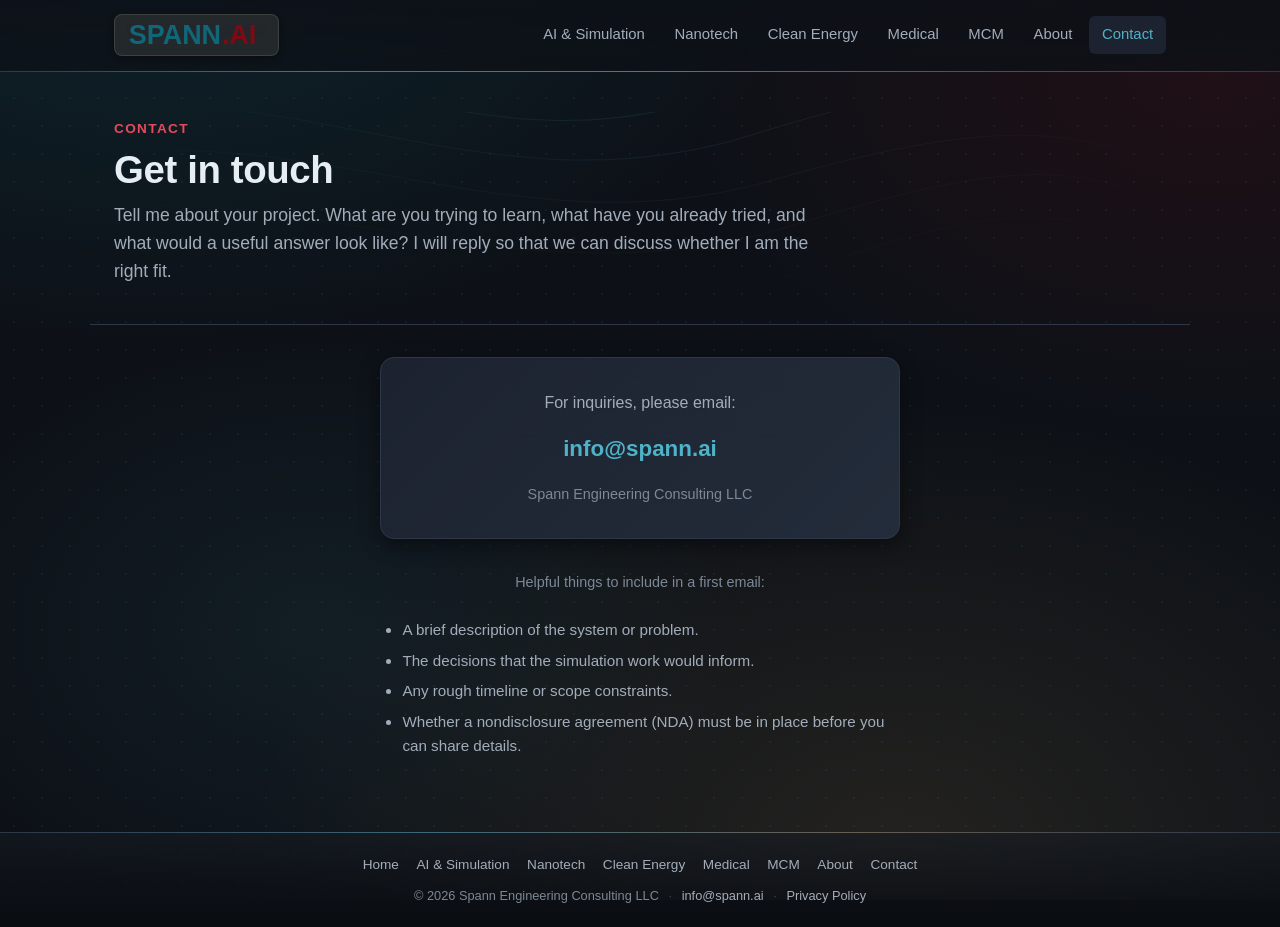
<file: contact.html>
<!DOCTYPE html>
<html lang="en">
<head>
  <meta charset="UTF-8">
  <meta name="viewport" content="width=device-width, initial-scale=1.0">
  <meta name="description" content="Contact Spann Engineering Consulting LLC at info@spann.ai for engineering simulation consulting inquiries.">
  <title>Contact &middot; Spann Engineering Consulting LLC</title>
  <link rel="icon" type="image/svg+xml" href="assets/favicon.svg">
  <link rel="stylesheet" href="css/style.css">
</head>
<body>
  <header class="site-header">
    <div class="header-inner">
      <a href="index.html" class="logo-link" aria-label="Spann Engineering home">
        <img src="assets/logo.svg" alt="SPANN.AI">
      </a>
      <nav class="primary" aria-label="Primary">
        <a href="ai-simulation.html">AI &amp; Simulation</a>
        <a href="nanotechnology.html">Nanotech</a>
        <a href="energy.html">Clean Energy</a>
        <a href="medical.html">Medical</a>
        <a href="mcm.html">MCM</a>
        <a href="about.html">About</a>
        <a href="contact.html" class="active">Contact</a>
      </nav>
    </div>
  </header>

  <main>
    <header class="page-header">
      <p class="eyebrow">Contact</p>
      <h1>Get in touch</h1>
      <p class="lead">
        Tell me about your project.  What are you trying to learn, what have you already
        tried, and what would a useful answer look like?  I will reply so that we can discuss
        whether I am the right fit.
      </p>
    </header>

    <div class="contact-card">
      <p style="color: var(--text-muted); margin-bottom: 0;">For inquiries, please email:</p>
      <a class="email" href="mailto:info@spann.ai">info@spann.ai</a>
      <p style="color: var(--text-dim); font-size: 0.9rem; margin-bottom: 0;">
        Spann Engineering Consulting LLC
      </p>
    </div>

    <div style="max-width: 520px; margin: 0 auto; text-align: center;">
      <p style="color: var(--text-dim); font-size: 0.9rem;">
        Helpful things to include in a first email:
      </p>
      <ul style="display: inline-block; text-align: left; color: var(--text-muted); font-size: 0.95rem;">
        <li>A brief description of the system or problem.</li>
        <li>The decisions that the simulation work would inform.</li>
        <li>Any rough timeline or scope constraints.</li>
        <li>Whether a nondisclosure agreement (NDA) must be in place before you can share details.</li>
      </ul>
    </div>
  </main>

  <footer class="site-footer">
    <div class="footer-inner">
      <nav class="footer-nav" aria-label="Footer">
        <a href="index.html">Home</a>
        <a href="ai-simulation.html">AI &amp; Simulation</a>
        <a href="nanotechnology.html">Nanotech</a>
        <a href="energy.html">Clean Energy</a>
        <a href="medical.html">Medical</a>
        <a href="mcm.html">MCM</a>
        <a href="about.html">About</a>
        <a href="contact.html">Contact</a>
      </nav>
      <div class="footer-meta">
        <span>&copy; 2026 Spann Engineering Consulting LLC</span>
        <span class="sep" aria-hidden="true">&middot;</span>
        <a href="mailto:info@spann.ai">info@spann.ai</a>
        <span class="sep" aria-hidden="true">&middot;</span>
        <a href="privacy.html">Privacy Policy</a>
      </div>
    </div>
  </footer>
</body>
</html>
</file>
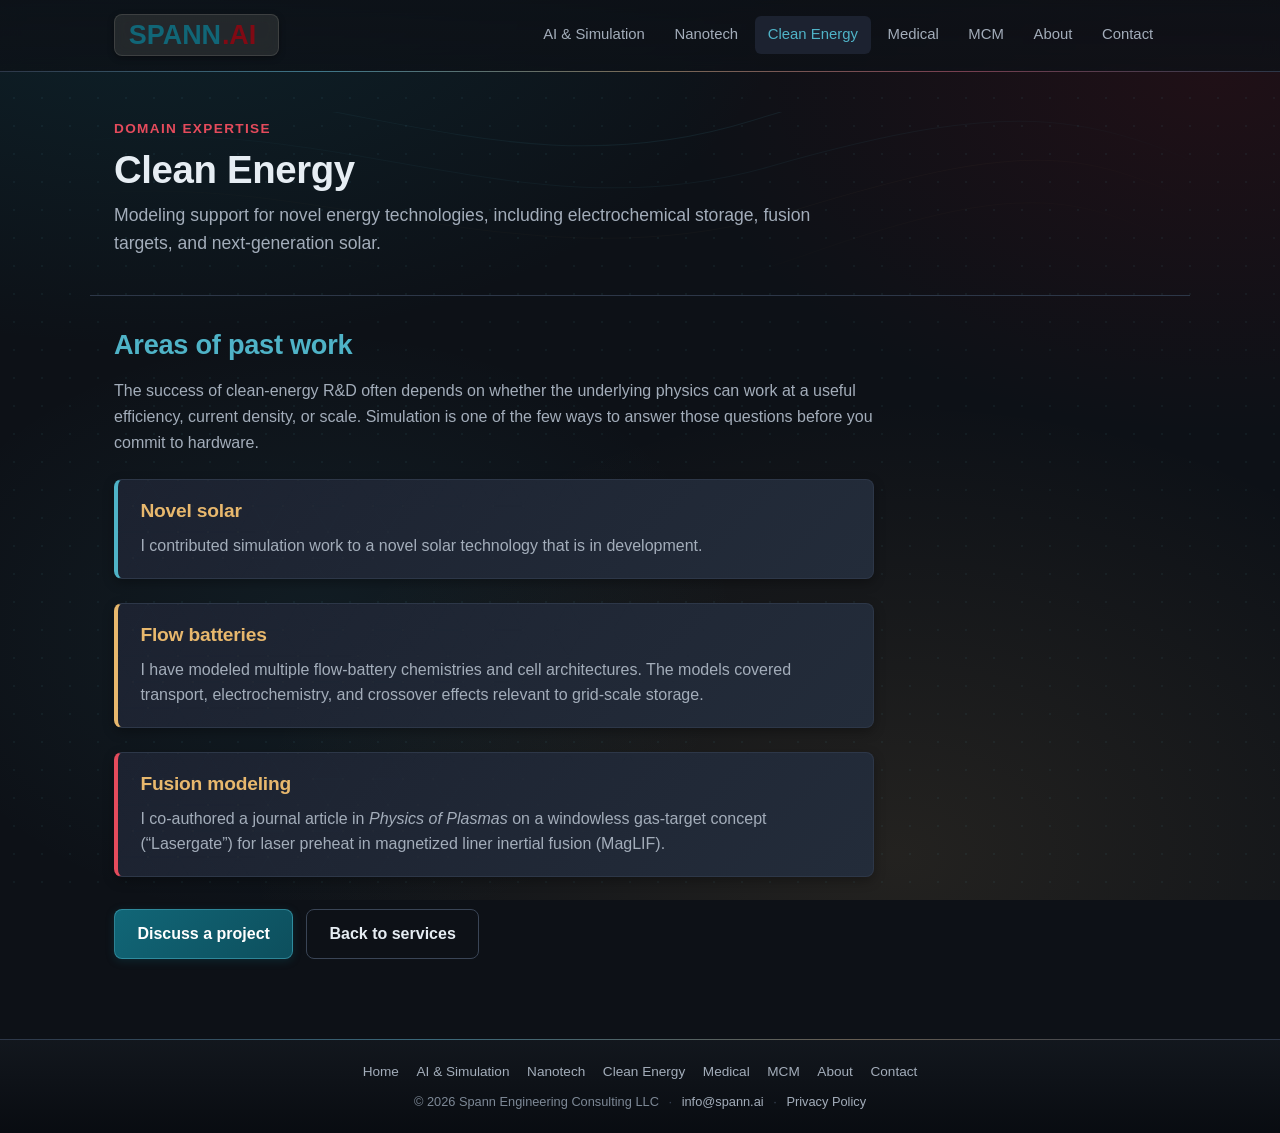
<file: energy.html>
<!DOCTYPE html>
<html lang="en">
<head>
  <meta charset="UTF-8">
  <meta name="viewport" content="width=device-width, initial-scale=1.0">
  <meta name="description" content="Simulation consulting for clean energy: flow batteries, fusion targets, and novel solar technologies.">
  <title>Clean Energy &middot; Spann Engineering Consulting LLC</title>
  <link rel="icon" type="image/svg+xml" href="assets/favicon.svg">
  <link rel="stylesheet" href="css/style.css">
</head>
<body>
  <header class="site-header">
    <div class="header-inner">
      <a href="index.html" class="logo-link" aria-label="Spann Engineering home">
        <img src="assets/logo.svg" alt="SPANN.AI">
      </a>
      <nav class="primary" aria-label="Primary">
        <a href="ai-simulation.html">AI &amp; Simulation</a>
        <a href="nanotechnology.html">Nanotech</a>
        <a href="energy.html" class="active">Clean Energy</a>
        <a href="medical.html">Medical</a>
        <a href="mcm.html">MCM</a>
        <a href="about.html">About</a>
        <a href="contact.html">Contact</a>
      </nav>
    </div>
  </header>

  <main>
    <header class="page-header">
      <p class="eyebrow">Domain Expertise</p>
      <h1>Clean Energy</h1>
      <p class="lead">
        Modeling support for novel energy technologies, including electrochemical storage,
        fusion targets, and next-generation solar.
      </p>
    </header>

    <article class="content">
      <section>
        <h2>Areas of past work</h2>
        <p>
          The success of clean-energy R&amp;D often depends on whether the underlying physics
          can work at a useful efficiency, current density, or scale.  Simulation is one of the
          few ways to answer those questions before you commit to hardware.
        </p>

        <div class="panel">
          <h3>Novel solar</h3>
          <p>
            I contributed simulation work to a novel solar technology that is in development.
          </p>
        </div>

        <div class="panel accent">
          <h3>Flow batteries</h3>
          <p>
            I have modeled multiple flow-battery chemistries and cell architectures.  The
            models covered transport, electrochemistry, and crossover effects relevant to
            grid-scale storage.
          </p>
        </div>

        <div class="panel red">
          <h3>Fusion modeling</h3>
          <p>
            I co-authored a journal article in <em>Physics of Plasmas</em> on a windowless
            gas-target concept (&ldquo;Lasergate&rdquo;) for laser preheat in magnetized liner
            inertial fusion (MagLIF).
          </p>
        </div>
      </section>

      <section>
        <div class="btn-row">
          <a href="contact.html" class="btn">Discuss a project</a>
          <a href="index.html" class="btn secondary">Back to services</a>
        </div>
      </section>
    </article>
  </main>

  <footer class="site-footer">
    <div class="footer-inner">
      <nav class="footer-nav" aria-label="Footer">
        <a href="index.html">Home</a>
        <a href="ai-simulation.html">AI &amp; Simulation</a>
        <a href="nanotechnology.html">Nanotech</a>
        <a href="energy.html">Clean Energy</a>
        <a href="medical.html">Medical</a>
        <a href="mcm.html">MCM</a>
        <a href="about.html">About</a>
        <a href="contact.html">Contact</a>
      </nav>
      <div class="footer-meta">
        <span>&copy; 2026 Spann Engineering Consulting LLC</span>
        <span class="sep" aria-hidden="true">&middot;</span>
        <a href="mailto:info@spann.ai">info@spann.ai</a>
        <span class="sep" aria-hidden="true">&middot;</span>
        <a href="privacy.html">Privacy Policy</a>
      </div>
    </div>
  </footer>
</body>
</html>
</file>
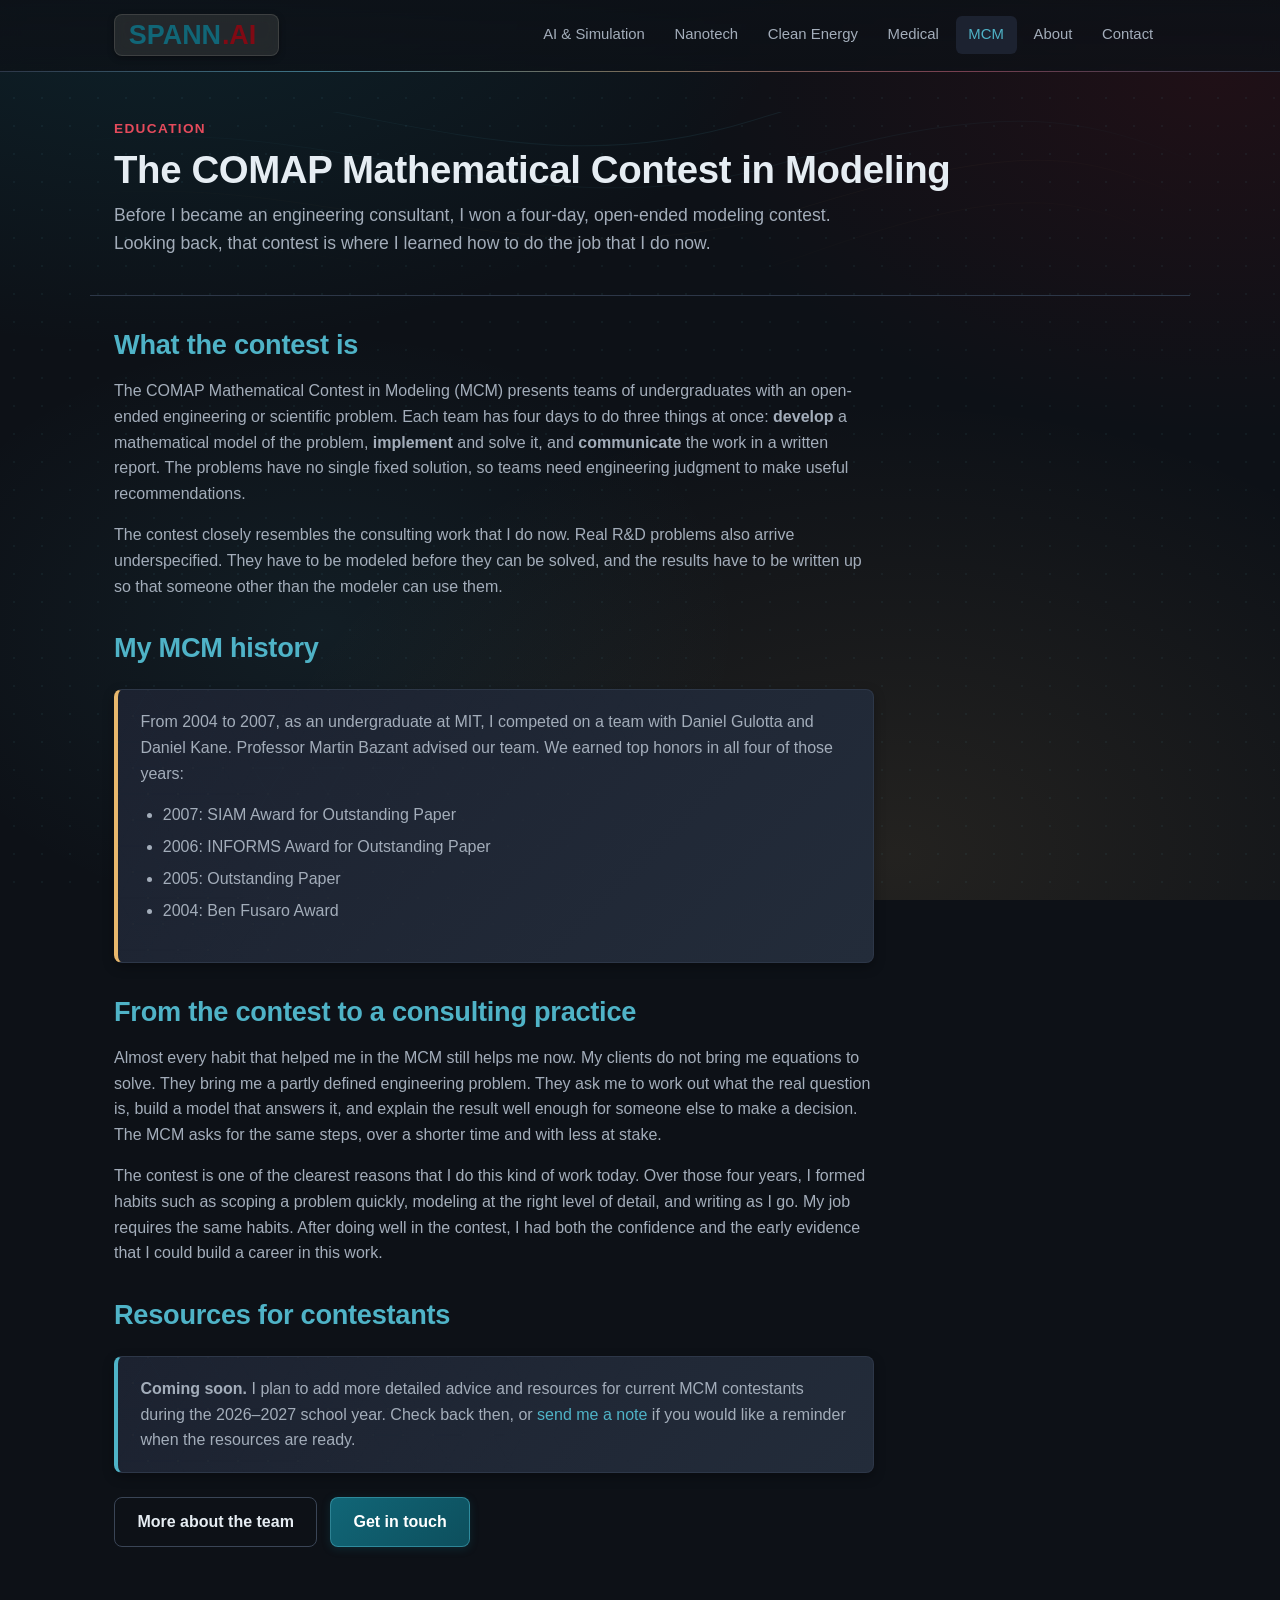
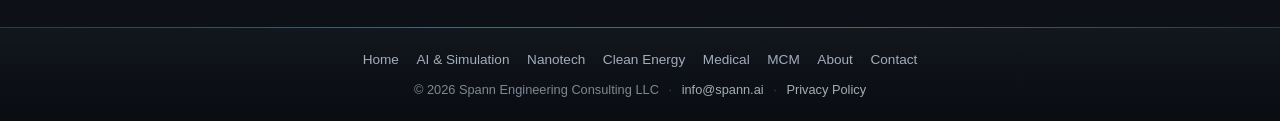
<file: mcm.html>
<!DOCTYPE html>
<html lang="en">
<head>
  <meta charset="UTF-8">
  <meta name="viewport" content="width=device-width, initial-scale=1.0">
  <meta name="description" content="Background on the COMAP Mathematical Contest in Modeling, and advice for current contestants from a four-time honoree.">
  <title>COMAP MCM &middot; Spann Engineering Consulting LLC</title>
  <link rel="icon" type="image/svg+xml" href="assets/favicon.svg">
  <link rel="stylesheet" href="css/style.css">
</head>
<body>
  <header class="site-header">
    <div class="header-inner">
      <a href="index.html" class="logo-link" aria-label="Spann Engineering home">
        <img src="assets/logo.svg" alt="SPANN.AI">
      </a>
      <nav class="primary" aria-label="Primary">
        <a href="ai-simulation.html">AI &amp; Simulation</a>
        <a href="nanotechnology.html">Nanotech</a>
        <a href="energy.html">Clean Energy</a>
        <a href="medical.html">Medical</a>
        <a href="mcm.html" class="active">MCM</a>
        <a href="about.html">About</a>
        <a href="contact.html">Contact</a>
      </nav>
    </div>
  </header>

  <main>
    <header class="page-header">
      <p class="eyebrow">Education</p>
      <h1>The COMAP Mathematical Contest in Modeling</h1>
      <p class="lead">
        Before I became an engineering consultant, I won a four-day, open-ended modeling
        contest.  Looking back, that contest is where I learned how to do the job that I do
        now.
      </p>
    </header>

    <article class="content">
      <section>
        <h2>What the contest is</h2>
        <p>
          The COMAP Mathematical Contest in Modeling (MCM) presents teams of undergraduates
          with an open-ended engineering or scientific problem.  Each team has four days to do
          three things at once: <strong>develop</strong> a mathematical model of the problem,
          <strong>implement</strong> and solve it, and <strong>communicate</strong> the work in
          a written report.  The problems have no single fixed solution, so teams need
          engineering judgment to make useful recommendations.
        </p>
        <p>
          The contest closely resembles the consulting work that I do now.  Real R&amp;D
          problems also arrive underspecified.  They have to be modeled before they can be
          solved, and the results have to be written up so that someone other than the modeler
          can use them.
        </p>
      </section>

      <section>
        <h2>My MCM history</h2>
        <div class="panel accent">
          <p>
            From 2004 to 2007, as an undergraduate at MIT, I competed on a team with Daniel
            Gulotta and Daniel Kane.  Professor Martin Bazant advised our team.  We earned top
            honors in all four of those years:
          </p>
          <ul>
            <li>2007: SIAM Award for Outstanding Paper</li>
            <li>2006: INFORMS Award for Outstanding Paper</li>
            <li>2005: Outstanding Paper</li>
            <li>2004: Ben Fusaro Award</li>
          </ul>
        </div>
      </section>

      <section>
        <h2>From the contest to a consulting practice</h2>
        <p>
          Almost every habit that helped me in the MCM still helps me now.  My clients do not
          bring me equations to solve.  They bring me a partly defined engineering problem.
          They ask me to work out what the real question is, build a model that answers it,
          and explain the result well enough for someone else to make a decision.  The MCM asks
          for the same steps, over a shorter time and with less at stake.
        </p>
        <p>
          The contest is one of the clearest reasons that I do this kind of work today.  Over
          those four years, I formed habits such as scoping a problem quickly, modeling at the
          right level of detail, and writing as I go.  My job requires the same habits.  After
          doing well in the contest, I had both the confidence and the early evidence that I
          could build a career in this work.
        </p>
      </section>

      <section>
        <h2>Resources for contestants</h2>
        <div class="panel">
          <p style="margin-bottom: 0;">
            <strong>Coming soon.</strong>  I plan to add more detailed advice and resources for
            current MCM contestants during the 2026&ndash;2027 school year.  Check back then, or
            <a href="contact.html">send me a note</a> if you would like a reminder when the
            resources are ready.
          </p>
        </div>

        <div class="btn-row">
          <a href="about.html" class="btn secondary">More about the team</a>
          <a href="contact.html" class="btn">Get in touch</a>
        </div>
      </section>
    </article>
  </main>

  <footer class="site-footer">
    <div class="footer-inner">
      <nav class="footer-nav" aria-label="Footer">
        <a href="index.html">Home</a>
        <a href="ai-simulation.html">AI &amp; Simulation</a>
        <a href="nanotechnology.html">Nanotech</a>
        <a href="energy.html">Clean Energy</a>
        <a href="medical.html">Medical</a>
        <a href="mcm.html">MCM</a>
        <a href="about.html">About</a>
        <a href="contact.html">Contact</a>
      </nav>
      <div class="footer-meta">
        <span>&copy; 2026 Spann Engineering Consulting LLC</span>
        <span class="sep" aria-hidden="true">&middot;</span>
        <a href="mailto:info@spann.ai">info@spann.ai</a>
        <span class="sep" aria-hidden="true">&middot;</span>
        <a href="privacy.html">Privacy Policy</a>
      </div>
    </div>
  </footer>
</body>
</html>
</file>
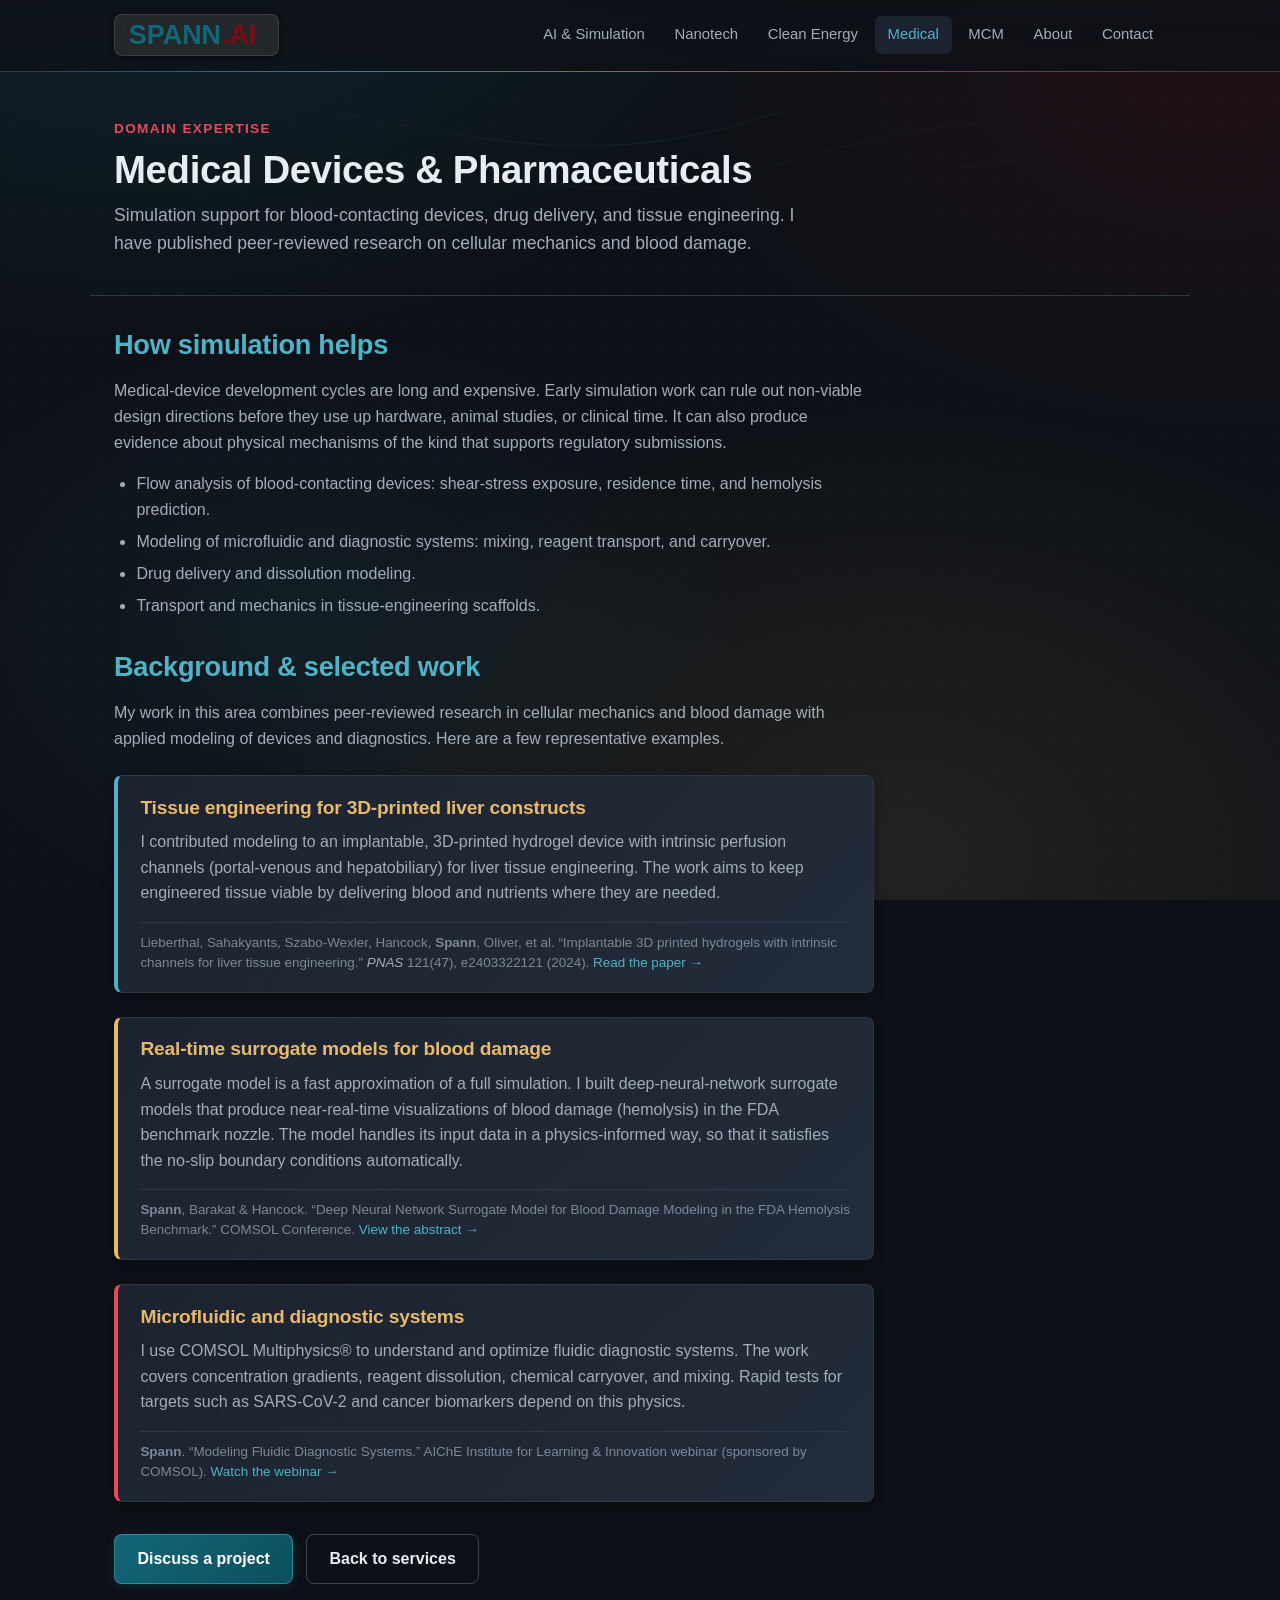
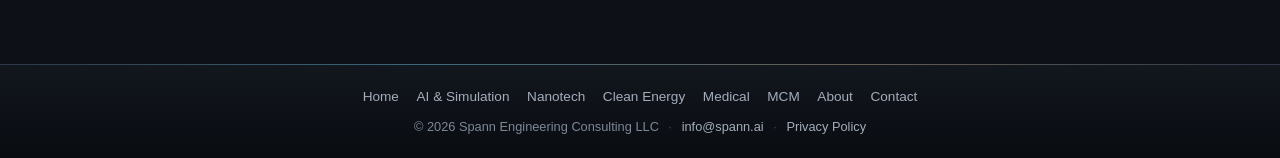
<file: medical.html>
<!DOCTYPE html>
<html lang="en">
<head>
  <meta charset="UTF-8">
  <meta name="viewport" content="width=device-width, initial-scale=1.0">
  <meta name="description" content="Simulation consulting for medical devices and pharmaceuticals: blood damage modeling, hemolysis, microfluidics, and tissue engineering.">
  <title>Medical Devices &amp; Pharmaceuticals &middot; Spann Engineering Consulting LLC</title>
  <link rel="icon" type="image/svg+xml" href="assets/favicon.svg">
  <link rel="stylesheet" href="css/style.css">
</head>
<body>
  <header class="site-header">
    <div class="header-inner">
      <a href="index.html" class="logo-link" aria-label="Spann Engineering home">
        <img src="assets/logo.svg" alt="SPANN.AI">
      </a>
      <nav class="primary" aria-label="Primary">
        <a href="ai-simulation.html">AI &amp; Simulation</a>
        <a href="nanotechnology.html">Nanotech</a>
        <a href="energy.html">Clean Energy</a>
        <a href="medical.html" class="active">Medical</a>
        <a href="mcm.html">MCM</a>
        <a href="about.html">About</a>
        <a href="contact.html">Contact</a>
      </nav>
    </div>
  </header>

  <main>
    <header class="page-header">
      <p class="eyebrow">Domain Expertise</p>
      <h1>Medical Devices &amp; Pharmaceuticals</h1>
      <p class="lead">
        Simulation support for blood-contacting devices, drug delivery, and tissue
        engineering.  I have published peer-reviewed research on cellular mechanics and blood
        damage.
      </p>
    </header>

    <article class="content">
      <section>
        <h2>How simulation helps</h2>
        <p>
          Medical-device development cycles are long and expensive.  Early simulation work can
          rule out non-viable design directions before they use up hardware, animal studies,
          or clinical time.  It can also produce evidence about physical mechanisms of the kind
          that supports regulatory submissions.
        </p>
        <ul>
          <li>Flow analysis of blood-contacting devices: shear-stress exposure, residence time,
            and hemolysis prediction.</li>
          <li>Modeling of microfluidic and diagnostic systems: mixing, reagent transport, and
            carryover.</li>
          <li>Drug delivery and dissolution modeling.</li>
          <li>Transport and mechanics in tissue-engineering scaffolds.</li>
        </ul>
      </section>

      <section>
        <h2>Background &amp; selected work</h2>
        <p>
          My work in this area combines peer-reviewed research in cellular mechanics and blood
          damage with applied modeling of devices and diagnostics.  Here are a few
          representative examples.
        </p>

        <div class="panel">
          <h3>Tissue engineering for 3D-printed liver constructs</h3>
          <p>
            I contributed modeling to an implantable, 3D-printed hydrogel device with intrinsic
            perfusion channels (portal-venous and hepatobiliary) for liver tissue engineering.
            The work aims to keep engineered tissue viable by delivering blood and nutrients
            where they are needed.
          </p>
          <p class="cite">
            Lieberthal, Sahakyants, Szabo-Wexler, Hancock, <strong>Spann</strong>,
            Oliver, et al. &ldquo;Implantable 3D printed hydrogels with
            intrinsic channels for liver tissue engineering.&rdquo;
            <em>PNAS</em> 121(47), e2403322121 (2024).
            <a href="https://www.pnas.org/doi/10.1073/pnas.2403322121" target="_blank" rel="noopener">Read the paper &rarr;</a>
          </p>
        </div>

        <div class="panel accent">
          <h3>Real-time surrogate models for blood damage</h3>
          <p>
            A surrogate model is a fast approximation of a full simulation.  I built
            deep-neural-network surrogate models that produce near-real-time visualizations of
            blood damage (hemolysis) in the FDA benchmark nozzle.  The model
            handles its input data in a physics-informed way, so that it satisfies the no-slip
            boundary conditions automatically.
          </p>
          <p class="cite">
            <strong>Spann</strong>, Barakat &amp; Hancock. &ldquo;Deep Neural
            Network Surrogate Model for Blood Damage Modeling in the FDA
            Hemolysis Benchmark.&rdquo; COMSOL Conference.
            <a href="https://www.comsol.com/conference/download-abstract/10502" target="_blank" rel="noopener">View the abstract &rarr;</a>
          </p>
        </div>

        <div class="panel red">
          <h3>Microfluidic and diagnostic systems</h3>
          <p>
            I use COMSOL Multiphysics&reg; to understand and optimize fluidic diagnostic
            systems.  The work covers concentration gradients, reagent dissolution, chemical
            carryover, and mixing.  Rapid tests for targets such as SARS-CoV-2 and cancer
            biomarkers depend on this physics.
          </p>
          <p class="cite">
            <strong>Spann</strong>. &ldquo;Modeling Fluidic Diagnostic
            Systems.&rdquo; AIChE Institute for Learning &amp; Innovation
            webinar (sponsored by COMSOL).
            <a href="https://www.aiche.org/ili/academy/webinars/modeling-fluidic-diagnostic-systems" target="_blank" rel="noopener">Watch the webinar &rarr;</a>
          </p>
        </div>
      </section>

      <section>
        <div class="btn-row">
          <a href="contact.html" class="btn">Discuss a project</a>
          <a href="index.html" class="btn secondary">Back to services</a>
        </div>
      </section>
    </article>
  </main>

  <footer class="site-footer">
    <div class="footer-inner">
      <nav class="footer-nav" aria-label="Footer">
        <a href="index.html">Home</a>
        <a href="ai-simulation.html">AI &amp; Simulation</a>
        <a href="nanotechnology.html">Nanotech</a>
        <a href="energy.html">Clean Energy</a>
        <a href="medical.html">Medical</a>
        <a href="mcm.html">MCM</a>
        <a href="about.html">About</a>
        <a href="contact.html">Contact</a>
      </nav>
      <div class="footer-meta">
        <span>&copy; 2026 Spann Engineering Consulting LLC</span>
        <span class="sep" aria-hidden="true">&middot;</span>
        <a href="mailto:info@spann.ai">info@spann.ai</a>
        <span class="sep" aria-hidden="true">&middot;</span>
        <a href="privacy.html">Privacy Policy</a>
      </div>
    </div>
  </footer>
</body>
</html>
</file>
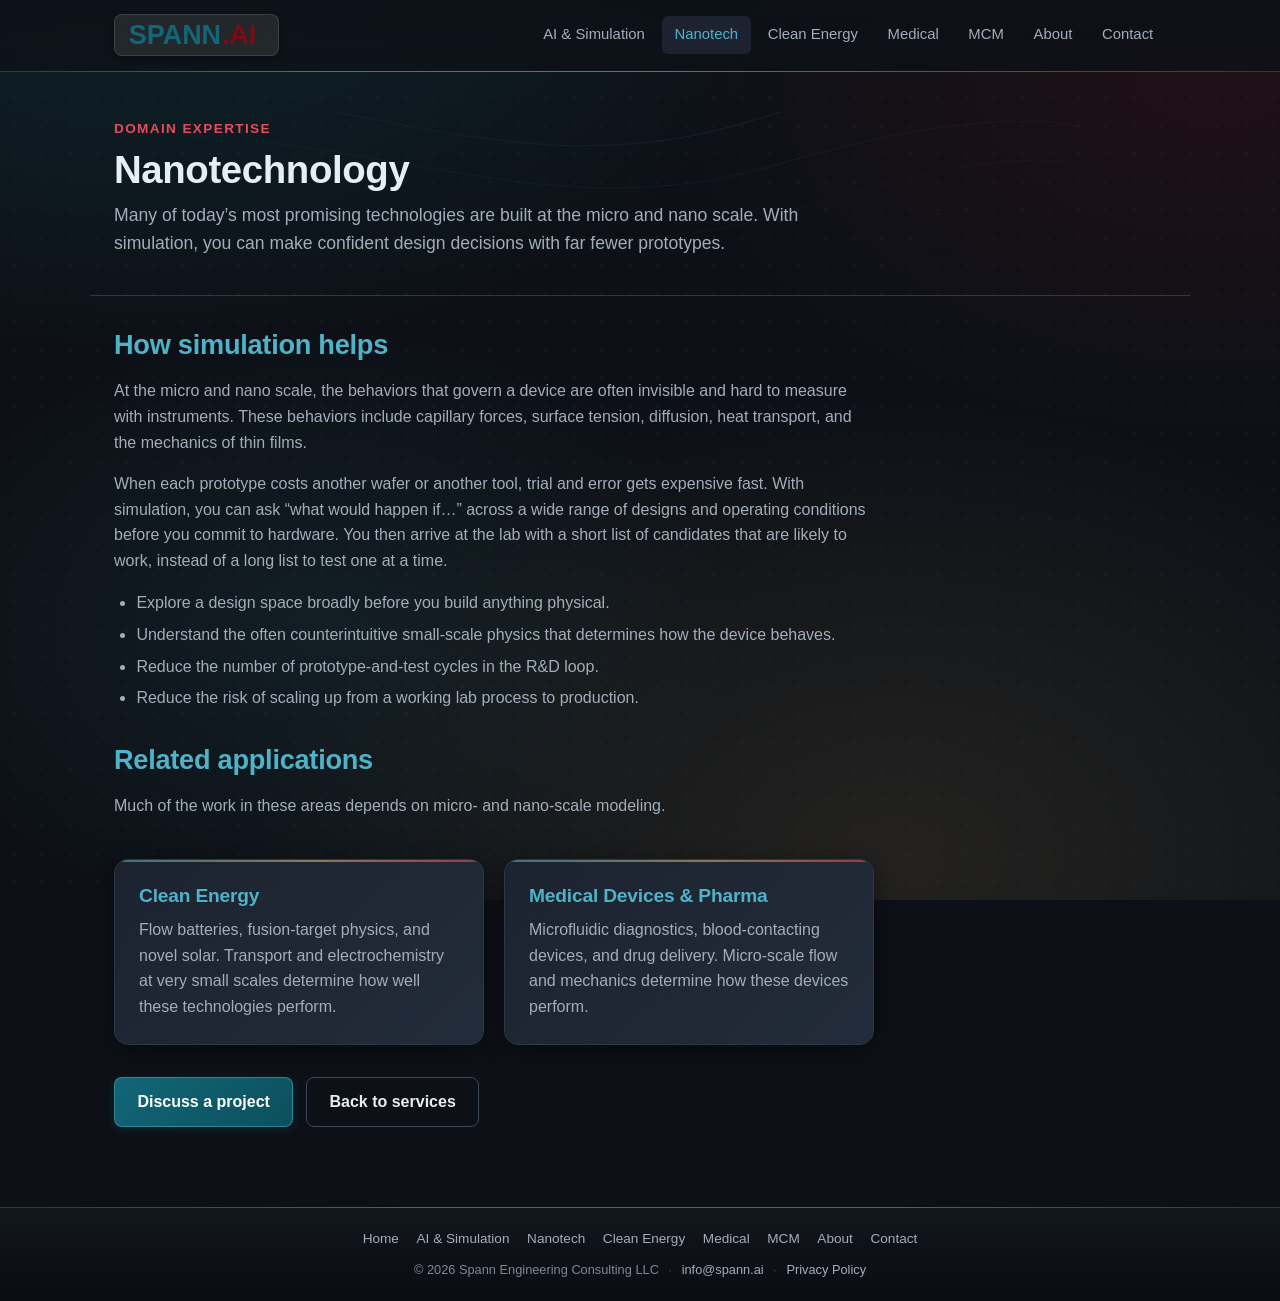
<file: nanotechnology.html>
<!DOCTYPE html>
<html lang="en">
<head>
  <meta charset="UTF-8">
  <meta name="viewport" content="width=device-width, initial-scale=1.0">
  <meta name="description" content="Simulation consulting for nanotechnology: nanomanufacturing, roll-to-roll nanoimprint lithography, and nanoscale transport modeling.">
  <title>Nanotechnology &middot; Spann Engineering Consulting LLC</title>
  <link rel="icon" type="image/svg+xml" href="assets/favicon.svg">
  <link rel="stylesheet" href="css/style.css">
</head>
<body>
  <header class="site-header">
    <div class="header-inner">
      <a href="index.html" class="logo-link" aria-label="Spann Engineering home">
        <img src="assets/logo.svg" alt="SPANN.AI">
      </a>
      <nav class="primary" aria-label="Primary">
        <a href="ai-simulation.html">AI &amp; Simulation</a>
        <a href="nanotechnology.html" class="active">Nanotech</a>
        <a href="energy.html">Clean Energy</a>
        <a href="medical.html">Medical</a>
        <a href="mcm.html">MCM</a>
        <a href="about.html">About</a>
        <a href="contact.html">Contact</a>
      </nav>
    </div>
  </header>

  <main>
    <header class="page-header">
      <p class="eyebrow">Domain Expertise</p>
      <h1>Nanotechnology</h1>
      <p class="lead">
        Many of today&rsquo;s most promising technologies are built at the micro and nano
        scale.  With simulation, you can make confident design decisions with far fewer
        prototypes.
      </p>
    </header>

    <article class="content">
      <section>
        <h2>How simulation helps</h2>
        <p>
          At the micro and nano scale, the behaviors that govern a device are often invisible
          and hard to measure with instruments.  These behaviors include capillary forces,
          surface tension, diffusion, heat transport, and the mechanics of thin films.
        </p>
        <p>
          When each prototype costs another wafer or another tool, trial and error gets
          expensive fast.  With simulation, you can ask &ldquo;what would happen
          if&hellip;&rdquo; across a wide range of designs and operating conditions before you
          commit to hardware.  You then arrive at the lab with a short list of candidates that
          are likely to work, instead of a long list to test one at a time.
        </p>
        <ul>
          <li>Explore a design space broadly before you build anything physical.</li>
          <li>Understand the often counterintuitive small-scale physics that determines how the device behaves.</li>
          <li>Reduce the number of prototype-and-test cycles in the R&amp;D loop.</li>
          <li>Reduce the risk of scaling up from a working lab process to production.</li>
        </ul>
      </section>

      <section>
        <h2>Related applications</h2>
        <p>
          Much of the work in these areas depends on micro- and nano-scale modeling.
        </p>
        <div class="card-grid cols-2">
          <a href="energy.html" class="card">
            <span class="card-top" aria-hidden="true"></span>
            <h3>Clean Energy</h3>
            <p>Flow batteries, fusion-target physics, and novel solar.  Transport and
            electrochemistry at very small scales determine how well these technologies
            perform.</p>
          </a>
          <a href="medical.html" class="card">
            <span class="card-top" aria-hidden="true"></span>
            <h3>Medical Devices &amp; Pharma</h3>
            <p>Microfluidic diagnostics, blood-contacting devices, and drug delivery.
            Micro-scale flow and mechanics determine how these devices perform.</p>
          </a>
        </div>
      </section>

      <section>
        <div class="btn-row">
          <a href="contact.html" class="btn">Discuss a project</a>
          <a href="index.html" class="btn secondary">Back to services</a>
        </div>
      </section>
    </article>
  </main>

  <footer class="site-footer">
    <div class="footer-inner">
      <nav class="footer-nav" aria-label="Footer">
        <a href="index.html">Home</a>
        <a href="ai-simulation.html">AI &amp; Simulation</a>
        <a href="nanotechnology.html">Nanotech</a>
        <a href="energy.html">Clean Energy</a>
        <a href="medical.html">Medical</a>
        <a href="mcm.html">MCM</a>
        <a href="about.html">About</a>
        <a href="contact.html">Contact</a>
      </nav>
      <div class="footer-meta">
        <span>&copy; 2026 Spann Engineering Consulting LLC</span>
        <span class="sep" aria-hidden="true">&middot;</span>
        <a href="mailto:info@spann.ai">info@spann.ai</a>
        <span class="sep" aria-hidden="true">&middot;</span>
        <a href="privacy.html">Privacy Policy</a>
      </div>
    </div>
  </footer>
</body>
</html>
</file>
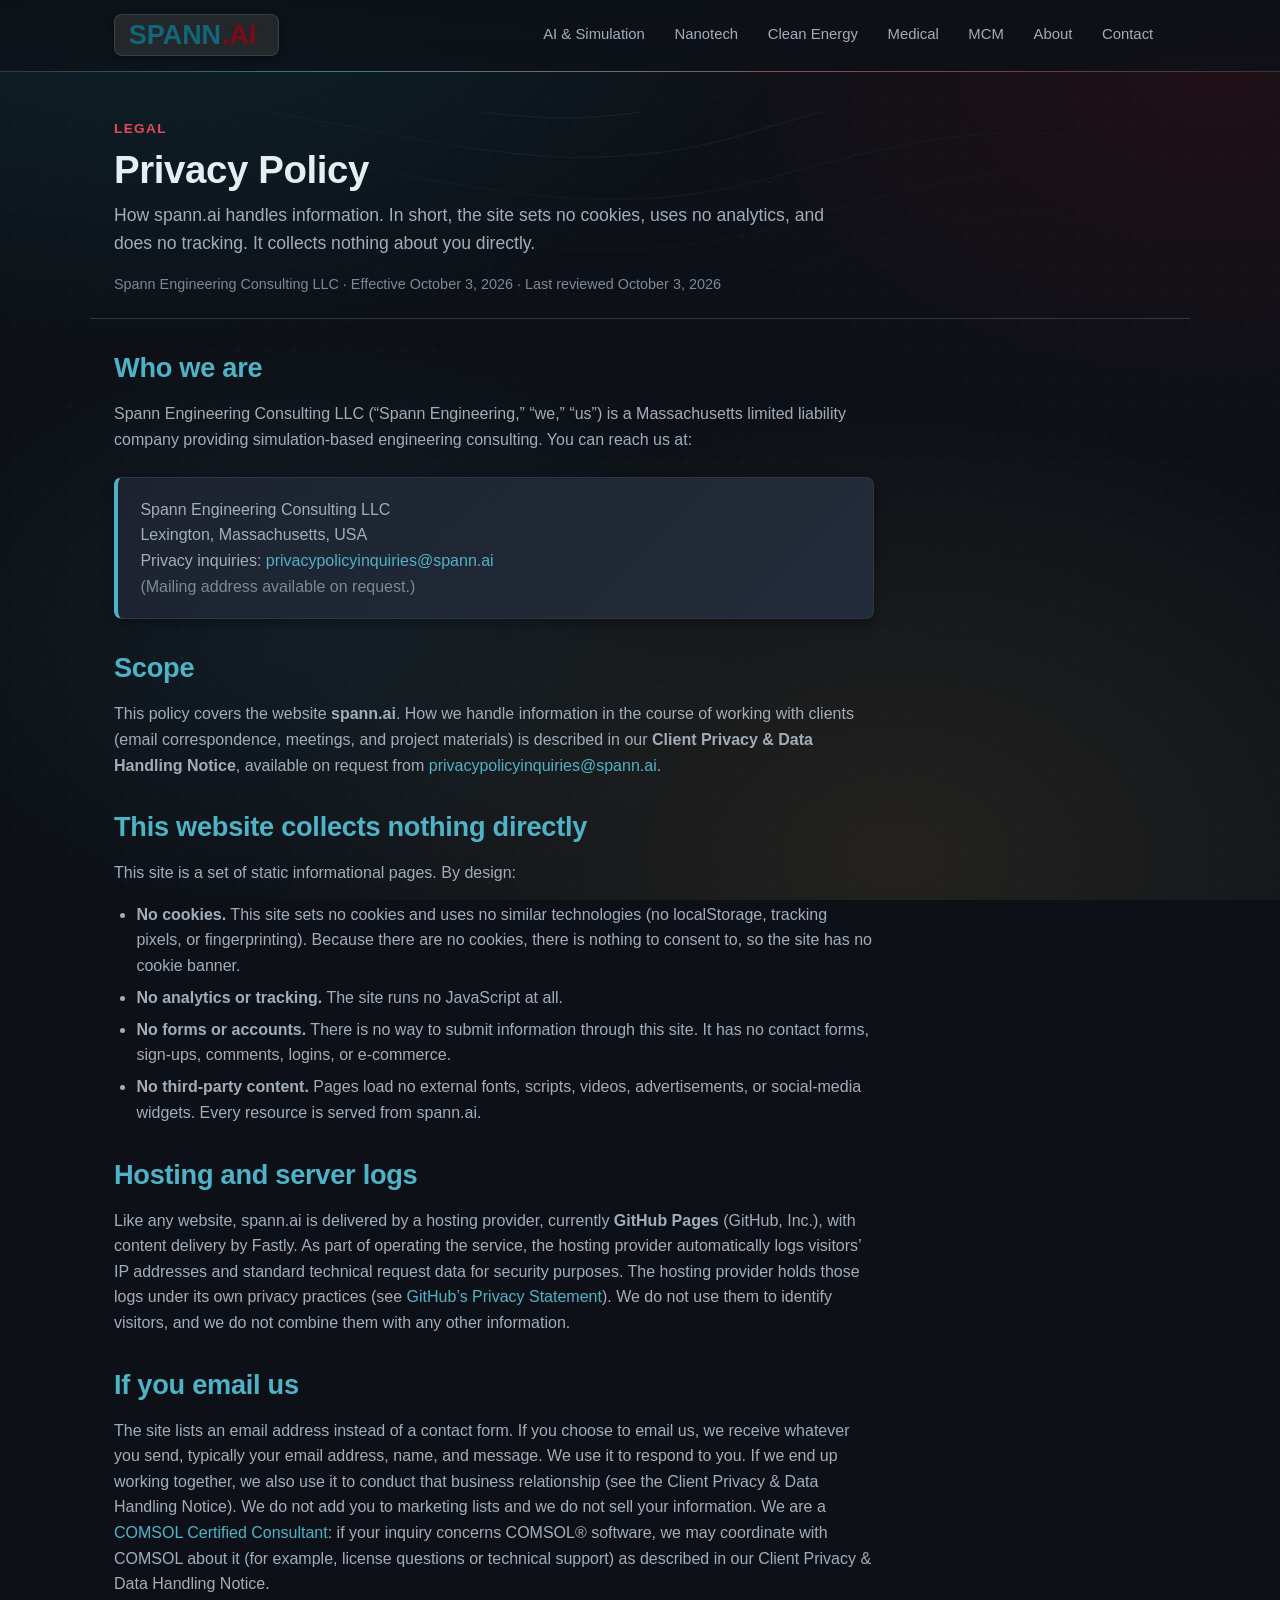
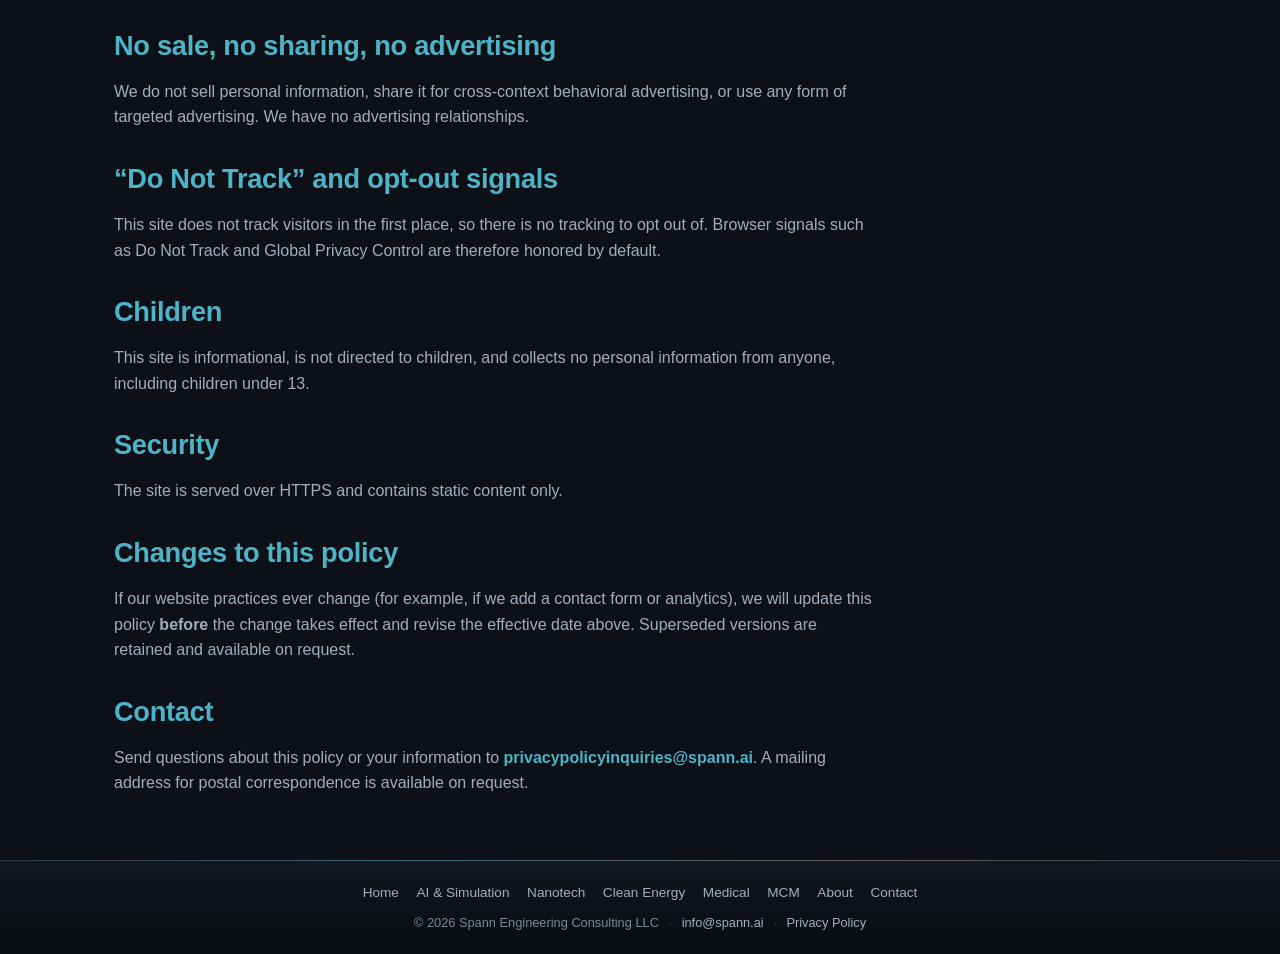
<file: privacy.html>
<!DOCTYPE html>
<html lang="en">
<head>
  <meta charset="UTF-8">
  <meta name="viewport" content="width=device-width, initial-scale=1.0">
  <meta name="description" content="Privacy policy for spann.ai (Spann Engineering Consulting LLC).  The site sets no cookies, uses no analytics, and does no tracking.  It collects nothing about you directly.">
  <title>Privacy Policy &middot; Spann Engineering Consulting LLC</title>
  <link rel="icon" type="image/svg+xml" href="assets/favicon.svg">
  <link rel="stylesheet" href="css/style.css">
</head>
<body>
  <header class="site-header">
    <div class="header-inner">
      <a href="index.html" class="logo-link" aria-label="Spann Engineering home">
        <img src="assets/logo.svg" alt="SPANN.AI">
      </a>
      <nav class="primary" aria-label="Primary">
        <a href="ai-simulation.html">AI &amp; Simulation</a>
        <a href="nanotechnology.html">Nanotech</a>
        <a href="energy.html">Clean Energy</a>
        <a href="medical.html">Medical</a>
        <a href="mcm.html">MCM</a>
        <a href="about.html">About</a>
        <a href="contact.html">Contact</a>
      </nav>
    </div>
  </header>

  <main>
    <header class="page-header">
      <p class="eyebrow">Legal</p>
      <h1>Privacy Policy</h1>
      <p class="lead">
        How spann.ai handles information.  In short, the site sets no cookies, uses no
        analytics, and does no tracking.  It collects nothing about you directly.
      </p>
      <p style="color: var(--text-dim); font-size: 0.9rem; margin-bottom: 0;">
        Spann Engineering Consulting LLC &middot; Effective October 3, 2026 &middot; Last reviewed October 3, 2026
      </p>
    </header>

    <article class="content">
      <h2>Who we are</h2>
      <p>
        Spann Engineering Consulting LLC (&ldquo;Spann Engineering,&rdquo; &ldquo;we,&rdquo;
        &ldquo;us&rdquo;) is a Massachusetts limited liability company providing
        simulation-based engineering consulting.  You can reach us at:
      </p>
      <div class="panel">
        <p style="margin-bottom: 0;">
          Spann Engineering Consulting LLC<br>
          Lexington, Massachusetts, USA<br>
          Privacy inquiries: <a href="mailto:privacypolicyinquiries@spann.ai">privacypolicyinquiries@spann.ai</a><br>
          <span style="color: var(--text-dim);">(Mailing address available on request.)</span>
        </p>
      </div>

      <h2>Scope</h2>
      <p>
        This policy covers the website <strong>spann.ai</strong>.  How we handle information
        in the course of working with clients (email correspondence, meetings, and project
        materials) is described in our <strong>Client Privacy &amp; Data Handling
        Notice</strong>, available on request from
        <a href="mailto:privacypolicyinquiries@spann.ai">privacypolicyinquiries@spann.ai</a>.
      </p>

      <h2>This website collects nothing directly</h2>
      <p>This site is a set of static informational pages.  By design:</p>
      <ul>
        <li><strong>No cookies.</strong>  This site sets no cookies and uses no similar
          technologies (no localStorage, tracking pixels, or fingerprinting).  Because there
          are no cookies, there is nothing to consent to, so the site has no cookie
          banner.</li>
        <li><strong>No analytics or tracking.</strong>  The site runs no JavaScript at
          all.</li>
        <li><strong>No forms or accounts.</strong>  There is no way to submit information
          through this site.  It has no contact forms, sign-ups, comments, logins, or
          e-commerce.</li>
        <li><strong>No third-party content.</strong>  Pages load no external fonts, scripts,
          videos, advertisements, or social-media widgets.  Every resource is served from
          spann.ai.</li>
      </ul>

      <h2>Hosting and server logs</h2>
      <p>
        Like any website, spann.ai is delivered by a hosting provider, currently
        <strong>GitHub Pages</strong> (GitHub, Inc.), with content delivery by Fastly.  As
        part of operating the service, the hosting provider automatically logs
        visitors&rsquo; IP addresses and standard technical request data for security
        purposes.  The hosting provider holds those logs under its own privacy practices (see
        <a href="https://docs.github.com/en/site-policy/privacy-policies/github-general-privacy-statement" target="_blank" rel="noopener">GitHub&rsquo;s Privacy Statement</a>).
        We do not use them to identify visitors, and we do not combine them with any other
        information.
      </p>

      <h2>If you email us</h2>
      <p>
        The site lists an email address instead of a contact form.  If you choose to email
        us, we receive whatever you send, typically your email address, name, and message.
        We use it to respond to you.  If we end up working together, we also use it to
        conduct that business relationship (see the Client Privacy &amp; Data Handling
        Notice).  We do not add you to marketing lists and we do not sell your information.
        We are a
        <a href="https://www.comsol.com/partners-consultants/certified-consultants" target="_blank" rel="noopener">COMSOL Certified Consultant</a>:
        if your inquiry concerns COMSOL&reg; software, we may coordinate with COMSOL about it
        (for example, license questions or technical support) as described in our Client
        Privacy &amp; Data Handling Notice.
      </p>

      <h2>No sale, no sharing, no advertising</h2>
      <p>
        We do not sell personal information, share it for cross-context behavioral
        advertising, or use any form of targeted advertising.  We have no advertising
        relationships.
      </p>

      <h2>&ldquo;Do Not Track&rdquo; and opt-out signals</h2>
      <p>
        This site does not track visitors in the first place, so there is no tracking to opt
        out of.  Browser signals such as Do Not Track and Global Privacy Control are
        therefore honored by default.
      </p>

      <h2>Children</h2>
      <p>
        This site is informational, is not directed to children, and collects no personal
        information from anyone, including children under 13.
      </p>

      <h2>Security</h2>
      <p>The site is served over HTTPS and contains static content only.</p>

      <h2>Changes to this policy</h2>
      <p>
        If our website practices ever change (for example, if we add a contact form or
        analytics), we will update this policy <strong>before</strong> the change takes
        effect and revise the effective date above.  Superseded versions are retained and
        available on request.
      </p>

      <h2>Contact</h2>
      <p>
        Send questions about this policy or your information to
        <strong><a href="mailto:privacypolicyinquiries@spann.ai">privacypolicyinquiries@spann.ai</a></strong>.
        A mailing address for postal correspondence is available on request.
      </p>
    </article>
  </main>

  <footer class="site-footer">
    <div class="footer-inner">
      <nav class="footer-nav" aria-label="Footer">
        <a href="index.html">Home</a>
        <a href="ai-simulation.html">AI &amp; Simulation</a>
        <a href="nanotechnology.html">Nanotech</a>
        <a href="energy.html">Clean Energy</a>
        <a href="medical.html">Medical</a>
        <a href="mcm.html">MCM</a>
        <a href="about.html">About</a>
        <a href="contact.html">Contact</a>
      </nav>
      <div class="footer-meta">
        <span>&copy; 2026 Spann Engineering Consulting LLC</span>
        <span class="sep" aria-hidden="true">&middot;</span>
        <a href="mailto:info@spann.ai">info@spann.ai</a>
        <span class="sep" aria-hidden="true">&middot;</span>
        <a href="privacy.html">Privacy Policy</a>
      </div>
    </div>
  </footer>
</body>
</html>
</file>
<file: css/style.css>
:root {
  --bg: #0d1117;
  --bg-deep: #080b10;
  --bg-elevated: #161b22;
  --bg-card: #1c2230;
  --bg-card-grad: #232c3a;
  --bg-hover: #28303f;
  --border: #2d3748;
  --border-light: #3a4556;
  --text: #e6edf3;
  --text-muted: #a3adba;
  --text-dim: #7d8896;
  --brand-teal: #116677;
  --brand-teal-bright: #4FB3C7;
  --brand-red: #800A14;
  --brand-red-bright: #E54B5C;
  --accent: #E8B86D;
  --accent-dim: #b8924f;
  --max-width: 1100px;
  --radius: 8px;
  --radius-lg: 14px;
  --shadow-card: 0 6px 20px rgba(0, 0, 0, 0.45);
  --shadow-card-hover: 0 10px 30px rgba(79, 179, 199, 0.18), 0 4px 12px rgba(0, 0, 0, 0.5);
}

* { box-sizing: border-box; margin: 0; padding: 0; }

html { scroll-behavior: smooth; }

body {
  background-color: var(--bg);
  /* Layered backgrounds: subtle dot grid + multi-color gradient mesh */
  background-image:
    url("data:image/svg+xml;utf8,<svg xmlns='http://www.w3.org/2000/svg' width='28' height='28'><circle cx='14' cy='14' r='0.7' fill='%234FB3C7' opacity='0.18'/></svg>"),
    radial-gradient(ellipse 1100px 700px at 12% -8%, rgba(17, 102, 119, 0.22), transparent 60%),
    radial-gradient(ellipse 900px 600px at 95% 8%, rgba(128, 10, 20, 0.16), transparent 60%),
    radial-gradient(ellipse 1000px 700px at 70% 95%, rgba(232, 184, 109, 0.10), transparent 65%),
    radial-gradient(ellipse 700px 500px at 25% 70%, rgba(79, 179, 199, 0.08), transparent 60%);
  background-attachment: fixed;
  color: var(--text);
  font-family: -apple-system, BlinkMacSystemFont, "Segoe UI", Roboto, "Helvetica Neue", Arial, sans-serif;
  line-height: 1.6;
  min-height: 100vh;
  display: flex;
  flex-direction: column;
}

a {
  color: var(--brand-teal-bright);
  text-decoration: none;
  transition: color 0.15s ease;
}
a:hover { color: var(--accent); text-decoration: underline; }

h1, h2, h3, h4 {
  color: var(--text);
  line-height: 1.25;
  font-weight: 700;
  letter-spacing: -0.01em;
}

h1 { font-size: 2.4rem; margin-bottom: 1rem; }
h2 { font-size: 1.7rem; margin: 2rem 0 1rem; color: var(--brand-teal-bright); }
h3 { font-size: 1.2rem; margin: 1.5rem 0 0.6rem; color: var(--accent); }

p { margin-bottom: 1rem; color: var(--text-muted); }

ul, ol { margin: 0.5rem 0 1.2rem 1.4rem; color: var(--text-muted); }
li { margin-bottom: 0.4rem; }

code {
  background: var(--bg-elevated);
  border: 1px solid var(--border);
  border-radius: 4px;
  padding: 0.1em 0.4em;
  font-family: "SF Mono", Consolas, "Liberation Mono", Menlo, monospace;
  font-size: 0.92em;
  color: var(--accent);
}

/* Header / Nav */
.site-header {
  border-bottom: 1px solid var(--border);
  background: linear-gradient(180deg, rgba(13, 17, 23, 0.88), rgba(13, 17, 23, 0.78));
  backdrop-filter: blur(10px);
  -webkit-backdrop-filter: blur(10px);
  position: sticky;
  top: 0;
  z-index: 50;
  /* thin gradient accent line under header */
  box-shadow: 0 1px 0 0 transparent;
}
.site-header::after {
  content: "";
  position: absolute;
  left: 0; right: 0; bottom: -1px;
  height: 1px;
  background: linear-gradient(90deg, transparent, rgba(79, 179, 199, 0.5), rgba(232, 184, 109, 0.4), rgba(229, 75, 92, 0.4), transparent);
}

.header-inner {
  max-width: var(--max-width);
  margin: 0 auto;
  padding: 0.9rem 1.5rem;
  display: flex;
  align-items: center;
  justify-content: space-between;
  flex-wrap: wrap;
  gap: 1rem;
}

/* Subtle frosted backdrop: semi-transparent cream tint over the dark page,
   with a soft blur of the pattern behind. Just enough to lift the dark
   brand colors off the near-black background. */
.logo-link {
  display: inline-flex;
  align-items: center;
  text-decoration: none;
  background: rgba(245, 238, 220, 0.10);
  -webkit-backdrop-filter: blur(6px);
  backdrop-filter: blur(6px);
  padding: 5px 11px;
  border-radius: 8px;
  border: 1px solid rgba(245, 238, 220, 0.12);
  box-shadow: 0 2px 6px rgba(0, 0, 0, 0.35);
  transition: background 0.18s ease, border-color 0.18s ease, transform 0.15s ease;
}
.logo-link:hover {
  text-decoration: none;
  background: rgba(245, 238, 220, 0.18);
  border-color: rgba(245, 238, 220, 0.22);
  transform: translateY(-1px);
}
.logo-link img { height: 30px; width: auto; display: block; }

nav.primary {
  display: flex;
  flex-wrap: wrap;
  gap: 0.25rem;
}

nav.primary a {
  color: var(--text-muted);
  font-size: 0.93rem;
  font-weight: 500;
  padding: 0.45rem 0.8rem;
  border-radius: 6px;
  transition: color 0.15s ease, background 0.15s ease;
}
nav.primary a:hover {
  color: var(--text);
  background: var(--bg-card);
  text-decoration: none;
}
nav.primary a.active {
  color: var(--brand-teal-bright);
  background: var(--bg-card);
}

/* Layout */
main {
  flex: 1;
  max-width: var(--max-width);
  width: 100%;
  margin: 0 auto;
  padding: 2.5rem 1.5rem 3rem;
  position: relative;
}

/* Hero (landing page) */
.hero {
  position: relative;
  text-align: center;
  padding: 3.5rem 1rem 2.5rem;
  margin-bottom: 1rem;
  border-radius: var(--radius-lg);
  overflow: hidden;
  background:
    radial-gradient(ellipse 700px 320px at 50% 30%, rgba(17, 102, 119, 0.22), transparent 70%),
    linear-gradient(180deg, rgba(28, 34, 48, 0.55), rgba(13, 17, 23, 0.0));
  border: 1px solid var(--border);
}
/* Decorative flow pattern behind the hero */
.hero::before {
  content: "";
  position: absolute;
  inset: 0;
  background-image: url("../assets/pattern-flow.svg");
  background-size: cover;
  background-position: center;
  opacity: 0.45;
  pointer-events: none;
  z-index: 0;
}
/* Soft top-edge gradient accent */
.hero::after {
  content: "";
  position: absolute;
  left: 10%; right: 10%; top: 0;
  height: 1px;
  background: linear-gradient(90deg, transparent, rgba(79, 179, 199, 0.7), rgba(232, 184, 109, 0.5), transparent);
}
.hero > * { position: relative; z-index: 1; }

/* Hero logo sits on a semi-transparent cream wash with a backdrop blur —
   subtle enough to feel like the logo is on the dark page, opaque enough
   that the dark brand colors (#116677 SPANN, #800A14 .AI) still read. */
.hero-logo-wrap {
  display: inline-block;
  background: rgba(245, 238, 220, 0.12);
  -webkit-backdrop-filter: blur(10px);
  backdrop-filter: blur(10px);
  border: 1px solid rgba(245, 238, 220, 0.14);
  border-radius: 16px;
  padding: 1.4rem 2rem;
  margin: 0 auto 1.75rem;
  box-shadow:
    0 14px 38px rgba(0, 0, 0, 0.4),
    inset 0 1px 0 rgba(255, 255, 255, 0.06);
}
.hero-logo {
  max-width: 460px;
  width: 100%;
  height: auto;
  display: block;
}
.hero h1 {
  font-size: 2.2rem;
  margin-bottom: 0.5rem;
  color: var(--text);
}
.hero .legal-name {
  color: var(--text-dim);
  font-size: 0.95rem;
  letter-spacing: 0.04em;
  text-transform: uppercase;
  margin-bottom: 1.5rem;
}
.tagline {
  font-size: 1.5rem;
  color: var(--accent);
  font-style: italic;
  margin: 1.5rem 0 2rem;
  font-weight: 500;
}
.intro {
  max-width: 720px;
  margin: 0 auto 2rem;
  font-size: 1.08rem;
  color: var(--text-muted);
}

/* Service cards grid (landing) */
.card-grid {
  display: grid;
  grid-template-columns: repeat(auto-fit, minmax(260px, 1fr));
  gap: 1.25rem;
  margin: 2.5rem 0 1rem;
}
/* Locked 2-column variant — used for the 2x2 "What I do" grid and the
   2-card "Background" row on the landing page. Collapses to a single
   column on narrow viewports for readability. */
.card-grid.cols-2 {
  grid-template-columns: repeat(2, minmax(0, 1fr));
}
@media (max-width: 600px) {
  .card-grid.cols-2 { grid-template-columns: 1fr; }
}

.card {
  position: relative;
  background:
    linear-gradient(135deg, var(--bg-card) 0%, var(--bg-card-grad) 100%);
  border: 1px solid var(--border);
  border-radius: var(--radius-lg);
  padding: 1.5rem;
  transition: transform 0.2s ease, border-color 0.2s ease, box-shadow 0.25s ease;
  display: block;
  color: inherit;
  text-decoration: none;
  box-shadow: var(--shadow-card);
  overflow: hidden;
  isolation: isolate; /* keep ::before/::after stacking clean */
}
/* Faint mesh texture inside cards */
.card::before {
  content: "";
  position: absolute;
  inset: 0;
  background-image: url("../assets/pattern-mesh.svg");
  background-size: 60px 52px;
  opacity: 0.18;
  pointer-events: none;
  z-index: 0;
  mask-image: linear-gradient(135deg, rgba(0,0,0,0.9), rgba(0,0,0,0.0) 70%);
  -webkit-mask-image: linear-gradient(135deg, rgba(0,0,0,0.9), rgba(0,0,0,0.0) 70%);
}
/* Hover highlight: a soft warm radial wash from top-right */
.card::after {
  content: "";
  position: absolute;
  inset: 0;
  background:
    radial-gradient(circle at 85% 0%, rgba(232, 184, 109, 0.14), transparent 55%),
    radial-gradient(circle at 0% 100%, rgba(79, 179, 199, 0.10), transparent 55%);
  opacity: 0;
  transition: opacity 0.25s ease;
  pointer-events: none;
  z-index: 0;
}
.card > * { position: relative; z-index: 1; }

.card:hover {
  text-decoration: none;
  transform: translateY(-3px);
  border-color: rgba(79, 179, 199, 0.65);
  box-shadow: var(--shadow-card-hover);
}
.card:hover::after { opacity: 1; }
.card h3 {
  margin-top: 0;
  color: var(--brand-teal-bright);
  transition: color 0.2s ease;
}
.card:hover h3 { color: var(--accent); }
.card p { color: var(--text-muted); margin-bottom: 0; }

/* Top gradient accent bar — a real element, since CSS pseudos are already
   used for the mesh texture and the hover wash. */
.card { background-clip: padding-box; }
.card-top {
  position: absolute;
  top: 0; left: 0; right: 0;
  height: 2px;
  background: linear-gradient(90deg, var(--brand-teal-bright), var(--accent) 55%, var(--brand-red-bright));
  opacity: 0.55;
  transition: opacity 0.2s ease;
  z-index: 2;
}
.card:hover .card-top { opacity: 1; }

/* Subpages */
.page-header {
  position: relative;
  border-bottom: 1px solid var(--border);
  padding: 0.4rem 1.5rem 1.4rem 1.5rem;
  margin: 0 -1.5rem 2rem -1.5rem;
  overflow: hidden;
}
.page-header::before {
  content: "";
  position: absolute;
  inset: 0;
  background-image: url("../assets/pattern-flow.svg");
  background-size: cover;
  background-position: center;
  opacity: 0.22;
  pointer-events: none;
  z-index: 0;
  mask-image: linear-gradient(180deg, rgba(0,0,0,1), rgba(0,0,0,0.0) 95%);
  -webkit-mask-image: linear-gradient(180deg, rgba(0,0,0,1), rgba(0,0,0,0.0) 95%);
}
.page-header > * { position: relative; z-index: 1; }

.page-header .eyebrow {
  color: var(--brand-red-bright);
  font-size: 0.85rem;
  font-weight: 600;
  letter-spacing: 0.1em;
  text-transform: uppercase;
  margin-bottom: 0.4rem;
}
.page-header h1 { margin-bottom: 0.4rem; }
.page-header .lead {
  font-size: 1.1rem;
  color: var(--text-muted);
  max-width: 720px;
}

.content {
  max-width: 760px;
}

.content section {
  margin-bottom: 2rem;
}

/* Highlight panel */
.panel {
  position: relative;
  background: linear-gradient(135deg, var(--bg-card), var(--bg-card-grad));
  border: 1px solid var(--border);
  border-left: 4px solid var(--brand-teal-bright);
  border-radius: var(--radius);
  padding: 1.2rem 1.4rem;
  margin: 1.5rem 0;
  box-shadow: 0 4px 12px rgba(0, 0, 0, 0.3);
  overflow: hidden;
}
.panel::before {
  content: "";
  position: absolute;
  inset: 0;
  background-image: url("../assets/pattern-mesh.svg");
  background-size: 60px 52px;
  opacity: 0.12;
  pointer-events: none;
  z-index: 0;
  mask-image: linear-gradient(135deg, rgba(0,0,0,0.9), rgba(0,0,0,0.0) 80%);
  -webkit-mask-image: linear-gradient(135deg, rgba(0,0,0,0.9), rgba(0,0,0,0.0) 80%);
}
.panel > * { position: relative; z-index: 1; }

.panel.accent { border-left-color: var(--accent); }
.panel.red { border-left-color: var(--brand-red-bright); }
.panel h3 { margin-top: 0; }
.panel p:last-child { margin-bottom: 0; }

/* Citation line inside a highlight panel */
.cite {
  font-size: 0.84rem;
  line-height: 1.5;
  color: var(--text-dim);
  margin-top: 0.7rem;
  padding-top: 0.6rem;
  border-top: 1px solid var(--border);
}
.cite em { color: var(--text-muted); }

/* CV / list blocks */
.cv-block {
  margin-bottom: 1.8rem;
}
.cv-block h3 {
  border-bottom: 1px solid var(--border);
  padding-bottom: 0.4rem;
  margin-bottom: 0.8rem;
  color: var(--brand-teal-bright);
}
.cv-entry {
  margin-bottom: 0.9rem;
}
.cv-entry .role {
  font-weight: 600;
  color: var(--text);
}
.cv-entry .meta {
  color: var(--text-dim);
  font-size: 0.9rem;
  margin-bottom: 0.2rem;
}

/* Contact */
.contact-card {
  position: relative;
  background: linear-gradient(135deg, var(--bg-card), var(--bg-card-grad));
  border: 1px solid var(--border);
  border-radius: var(--radius-lg);
  padding: 2rem;
  text-align: center;
  max-width: 520px;
  margin: 2rem auto;
  box-shadow: var(--shadow-card);
  overflow: hidden;
}
.contact-card::before {
  content: "";
  position: absolute;
  inset: 0;
  background-image: url("../assets/pattern-mesh.svg");
  background-size: 60px 52px;
  opacity: 0.15;
  pointer-events: none;
  mask-image: radial-gradient(circle at 50% 0%, rgba(0,0,0,0.85), rgba(0,0,0,0.0) 75%);
  -webkit-mask-image: radial-gradient(circle at 50% 0%, rgba(0,0,0,0.85), rgba(0,0,0,0.0) 75%);
}
.contact-card > * { position: relative; z-index: 1; }
.contact-card .email {
  display: inline-block;
  font-size: 1.4rem;
  font-weight: 600;
  color: var(--brand-teal-bright);
  margin: 1rem 0;
  word-break: break-all;
}
.contact-card .email:hover { color: var(--accent); }

/* Footer */
.site-footer {
  position: relative;
  border-top: 1px solid var(--border);
  background: linear-gradient(180deg, rgba(22, 27, 34, 0.6), rgba(8, 11, 16, 0.85));
  margin-top: auto;
}
.site-footer::before {
  content: "";
  position: absolute;
  left: 0; right: 0; top: -1px;
  height: 1px;
  background: linear-gradient(90deg, transparent, rgba(79, 179, 199, 0.4), rgba(232, 184, 109, 0.3), transparent);
}
/* Compact, understated footer — no logo image; centered link row over a
   small legal/contact line. */
.footer-inner {
  max-width: var(--max-width);
  margin: 0 auto;
  padding: 1.3rem 1.5rem;
  display: flex;
  flex-direction: column;
  align-items: center;
  gap: 0.6rem;
  text-align: center;
}
.footer-nav {
  display: flex;
  flex-wrap: wrap;
  justify-content: center;
  gap: 0.3rem 1.1rem;
}
.footer-nav a {
  color: var(--text-muted);
  font-size: 0.85rem;
}
.footer-nav a:hover { color: var(--accent); }
.footer-meta {
  display: flex;
  flex-wrap: wrap;
  justify-content: center;
  align-items: center;
  gap: 0.25rem 0.6rem;
  color: var(--text-dim);
  font-size: 0.8rem;
}
.footer-meta a { color: var(--text-muted); }
.footer-meta a:hover { color: var(--accent); }
.footer-meta .sep { color: var(--border-light); }
@media (max-width: 640px) {
  .footer-meta .sep { display: none; }
}

/* Buttons / inline actions */
.btn {
  display: inline-block;
  background: linear-gradient(135deg, var(--brand-teal), #0d4f5d);
  color: #fff;
  padding: 0.7rem 1.4rem;
  border-radius: var(--radius);
  font-weight: 600;
  border: 1px solid rgba(79, 179, 199, 0.5);
  transition: background 0.18s ease, transform 0.15s ease, box-shadow 0.18s ease, border-color 0.18s ease;
  box-shadow: 0 2px 8px rgba(17, 102, 119, 0.25);
}
.btn:hover {
  background: linear-gradient(135deg, var(--brand-teal-bright), var(--brand-teal));
  color: #0d1117;
  text-decoration: none;
  transform: translateY(-1px);
  box-shadow: 0 4px 14px rgba(79, 179, 199, 0.35);
  border-color: var(--brand-teal-bright);
}
.btn.secondary {
  background: transparent;
  color: var(--text);
  border-color: var(--border-light);
  box-shadow: none;
}
.btn.secondary:hover {
  background: var(--bg-card);
  color: var(--accent);
  border-color: var(--accent);
  box-shadow: 0 4px 14px rgba(232, 184, 109, 0.2);
}

.btn-row {
  display: flex;
  flex-wrap: wrap;
  gap: 0.8rem;
  margin-top: 1.5rem;
}

/* Inline tags / chips */
.chip {
  display: inline-block;
  background: linear-gradient(135deg, var(--bg-elevated), var(--bg-card));
  border: 1px solid var(--border);
  border-radius: 999px;
  padding: 0.2rem 0.7rem;
  font-size: 0.82rem;
  color: var(--text-muted);
  margin: 0.15rem 0.2rem 0.15rem 0;
}

/* Code example block */
pre {
  background: var(--bg-elevated);
  border: 1px solid var(--border);
  border-radius: var(--radius);
  padding: 1rem 1.2rem;
  overflow-x: auto;
  font-size: 0.9rem;
  margin: 1rem 0;
  line-height: 1.5;
}
pre code {
  background: transparent;
  border: none;
  padding: 0;
  color: var(--text-muted);
}

/* Mobile */
@media (max-width: 640px) {
  h1 { font-size: 1.8rem; }
  .hero h1 { font-size: 1.6rem; }
  .tagline { font-size: 1.2rem; }
  main { padding: 1.5rem 1rem 2rem; }
  .header-inner { padding: 0.7rem 1rem; }
  nav.primary { gap: 0; }
  nav.primary a { padding: 0.4rem 0.55rem; font-size: 0.85rem; }
  .logo-link { padding: 4px 9px; }
  .logo-link img { height: 24px; }
  .hero-logo-wrap { padding: 1rem 1.4rem; border-radius: 12px; }
  .page-header { margin-left: -1rem; margin-right: -1rem; padding-left: 1rem; padding-right: 1rem; }
}

/* COMSOL Certified Consultant block: provided badge shown unmodified at
   native size, beside the required program statement + link. */
.certified {
  display: flex;
  flex-wrap: wrap;
  align-items: center;
  justify-content: center;
  gap: 1rem 1.5rem;
  margin: 1.75rem auto 0;
  padding: 1rem 1.25rem;
  max-width: 720px;
  background: linear-gradient(135deg, var(--bg-card), var(--bg-card-grad));
  border: 1px solid var(--border);
  border-radius: var(--radius-lg);
  box-shadow: var(--shadow-card);
  text-align: left;
}
.certified img {
  width: 202px;
  max-width: 100%;
  height: auto;
  display: block;
  flex: 0 0 auto;
}
.certified p {
  margin: 0;
  color: var(--text-muted);
  font-size: 0.95rem;
  flex: 1 1 260px;
}
.certified p strong { color: var(--text); }

/* Small trademark attribution line */
.trademark-note {
  color: var(--text-dim);
  font-size: 0.78rem;
  line-height: 1.5;
  margin-top: 1.5rem;
}

/* Event / talk callout */
.event {
  position: relative;
  background: linear-gradient(135deg, var(--bg-card), var(--bg-card-grad));
  border: 1px solid rgba(232, 184, 109, 0.45);
  border-radius: var(--radius-lg);
  padding: 1.5rem 1.6rem;
  margin: 1.5rem 0;
  box-shadow: var(--shadow-card-hover);
}
.event .eyebrow {
  color: var(--brand-red-bright);
  font-size: 0.85rem;
  font-weight: 600;
  letter-spacing: 0.1em;
  text-transform: uppercase;
  margin-bottom: 0.3rem;
}
.event h3 { margin-top: 0; color: var(--text); font-size: 1.25rem; }
.event .when {
  color: var(--accent);
  font-weight: 600;
  margin-bottom: 0.8rem;
}
@media (max-width: 640px) {
  .certified { text-align: center; }
}

/* Page header with a headshot (About page) */
.page-header.with-photo {
  display: flex;
  flex-wrap: wrap;
  align-items: center;
  gap: 1.25rem 1.75rem;
}
.page-header.with-photo .page-header-text {
  flex: 1 1 320px;
  min-width: 0;
}
.headshot {
  width: 168px;
  height: 168px;
  border-radius: 50%;
  object-fit: cover;
  flex: 0 0 auto;
  border: 3px solid rgba(245, 238, 220, 0.14);
  box-shadow: 0 10px 28px rgba(0, 0, 0, 0.45);
}
@media (max-width: 640px) {
  .headshot { width: 132px; height: 132px; }
}

/* Respect reduced motion */
@media (prefers-reduced-motion: reduce) {
  * { transition: none !important; }
}
</file>
